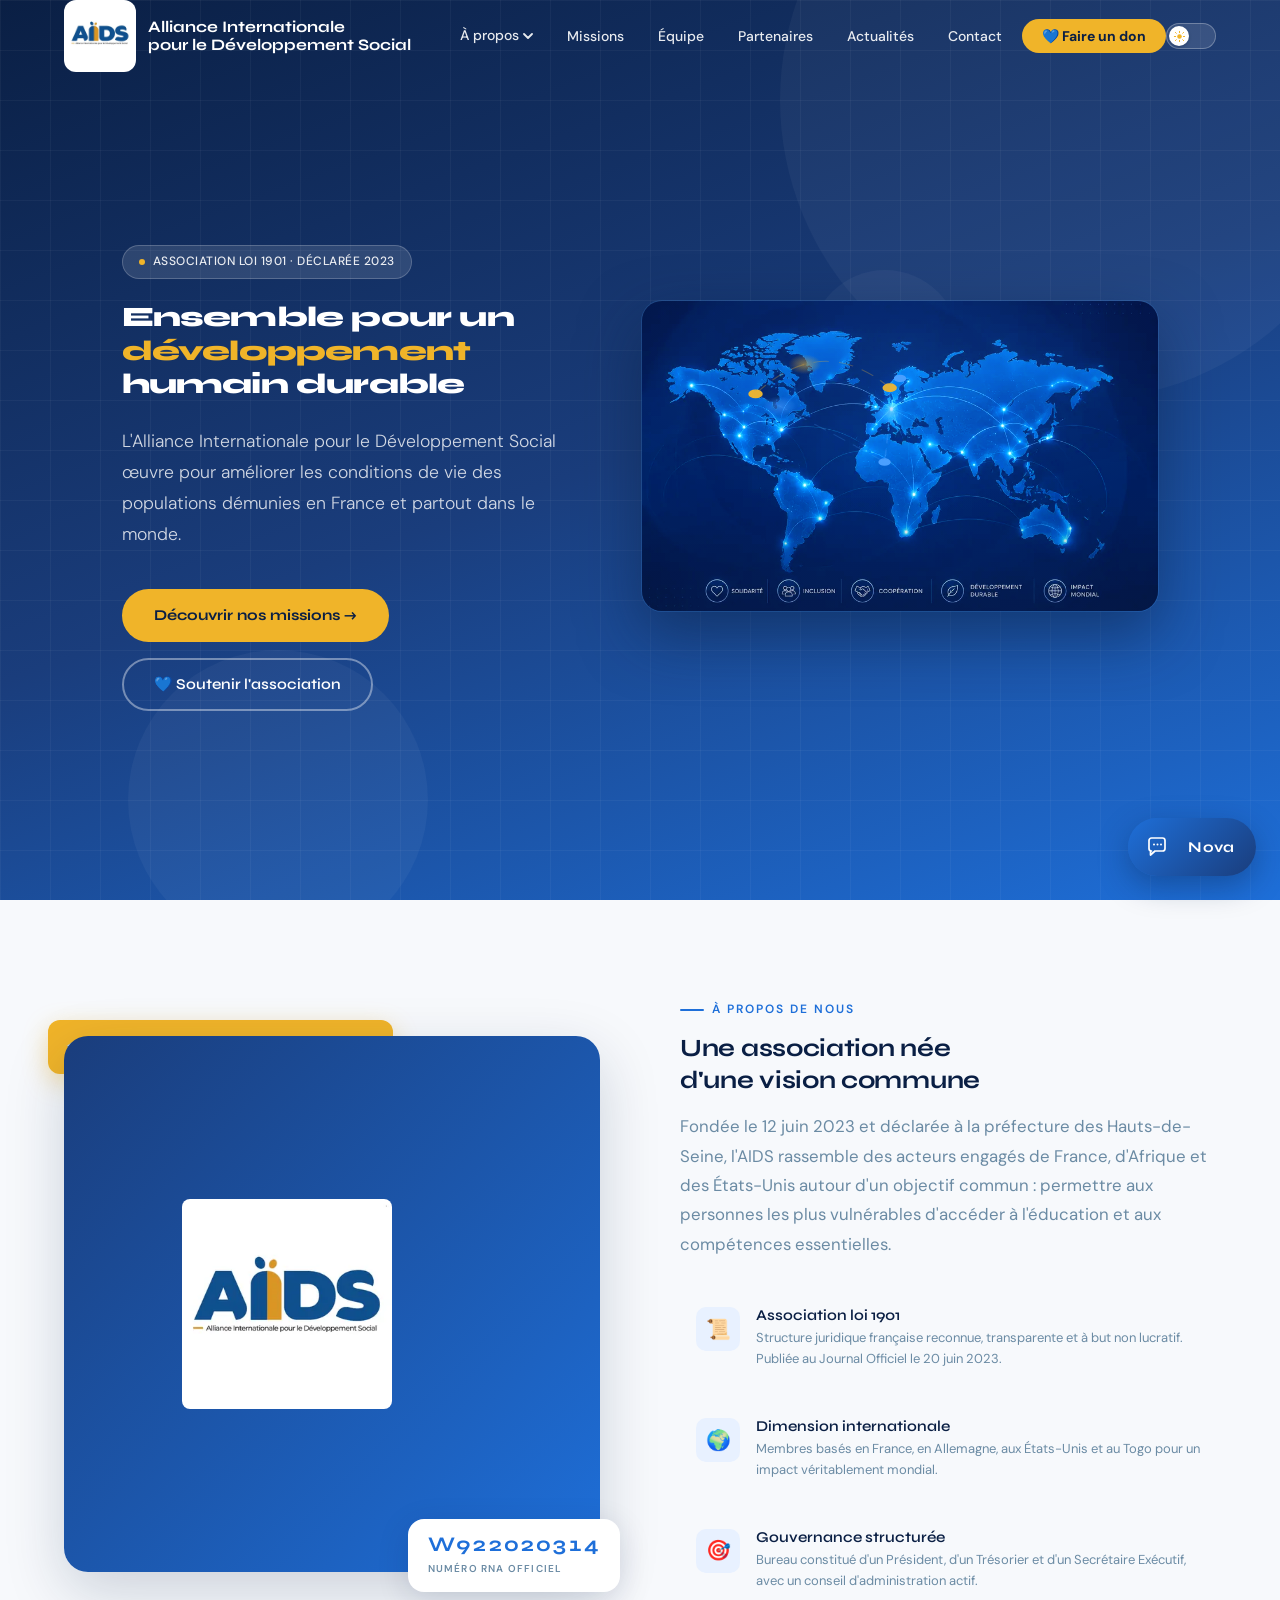
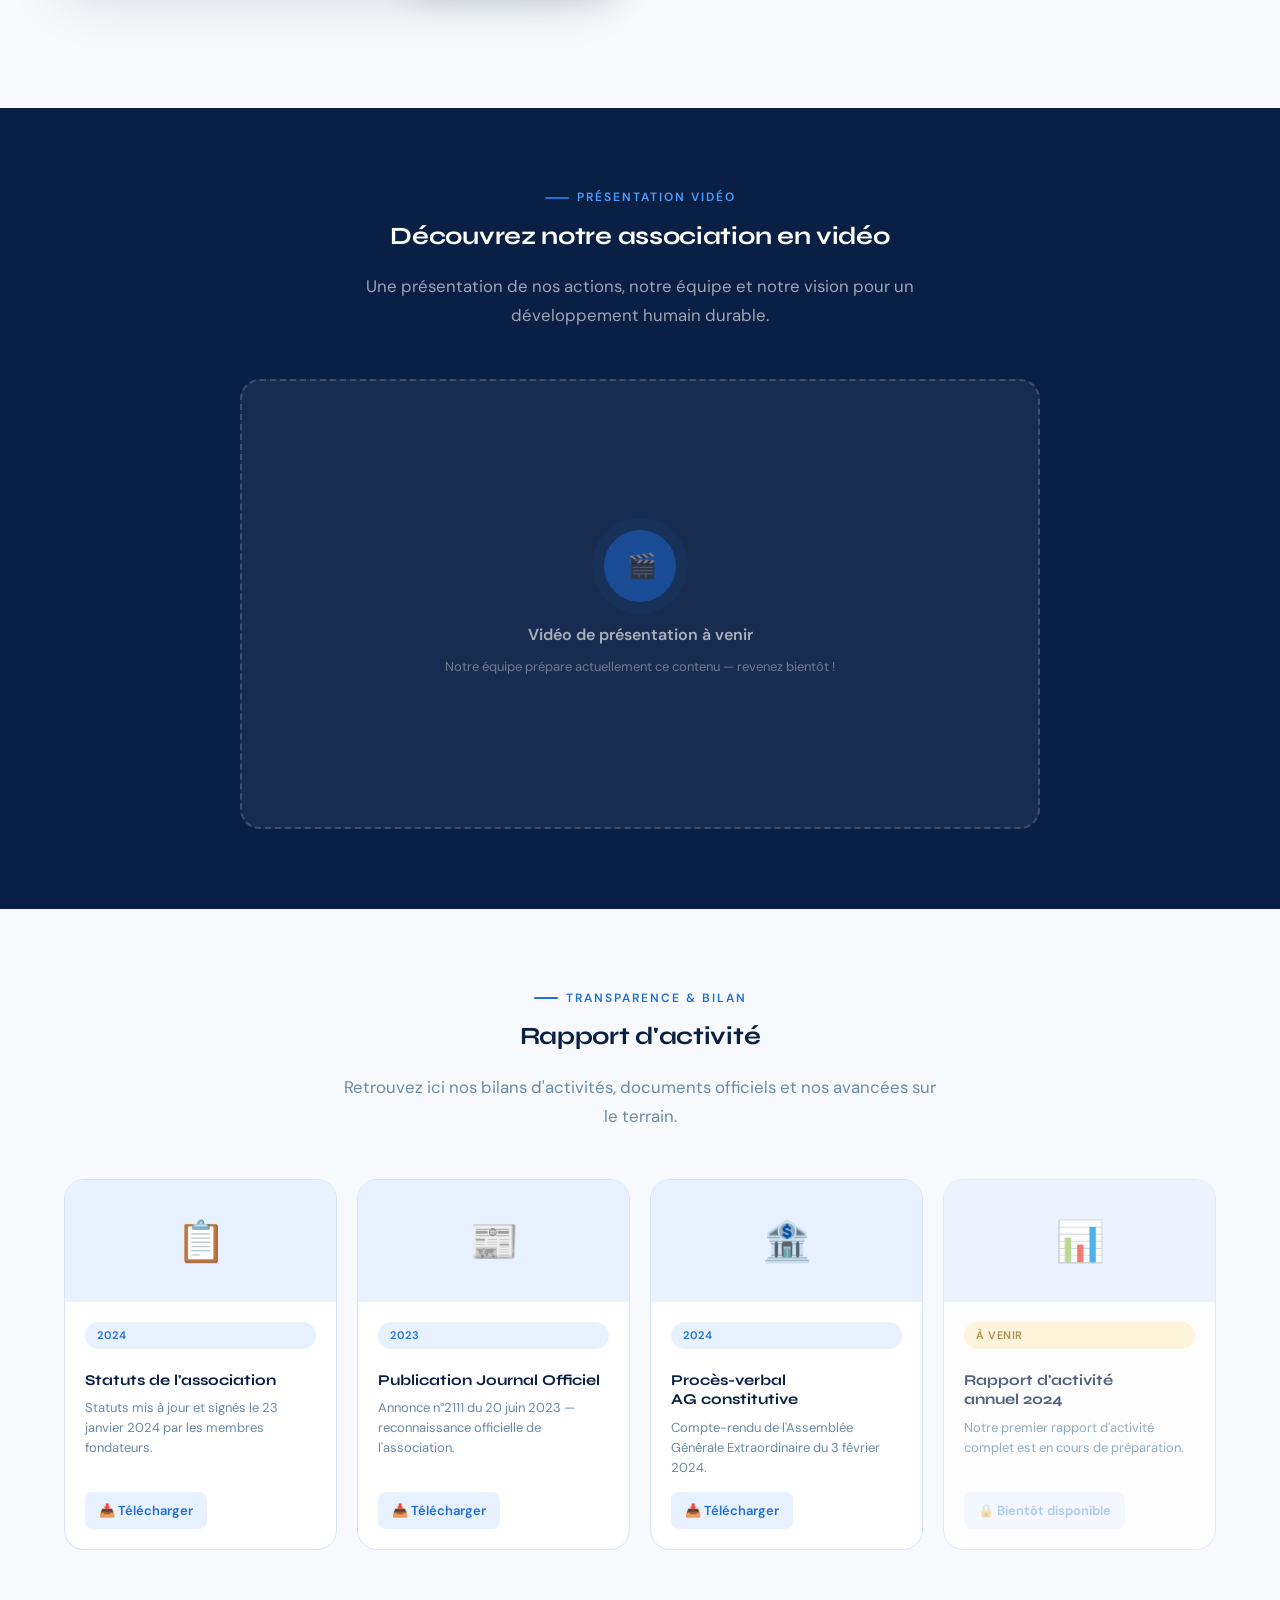
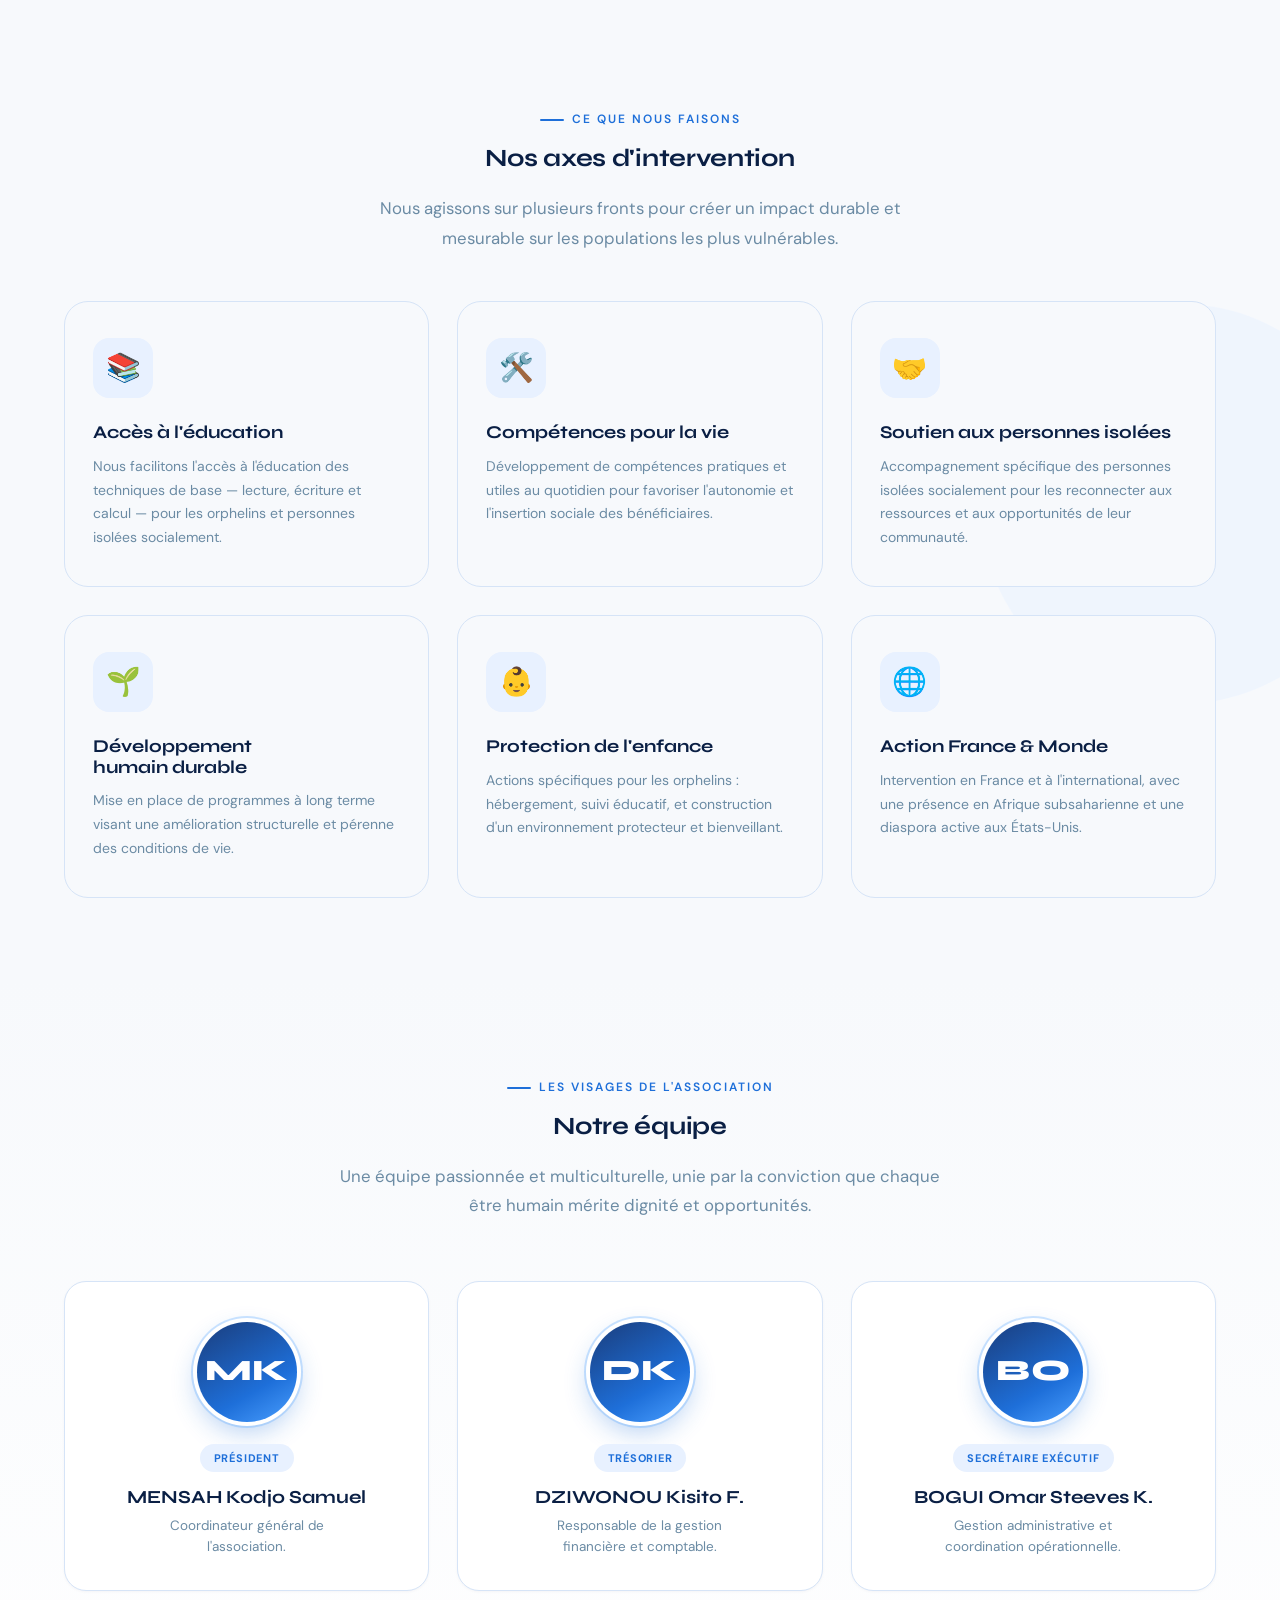
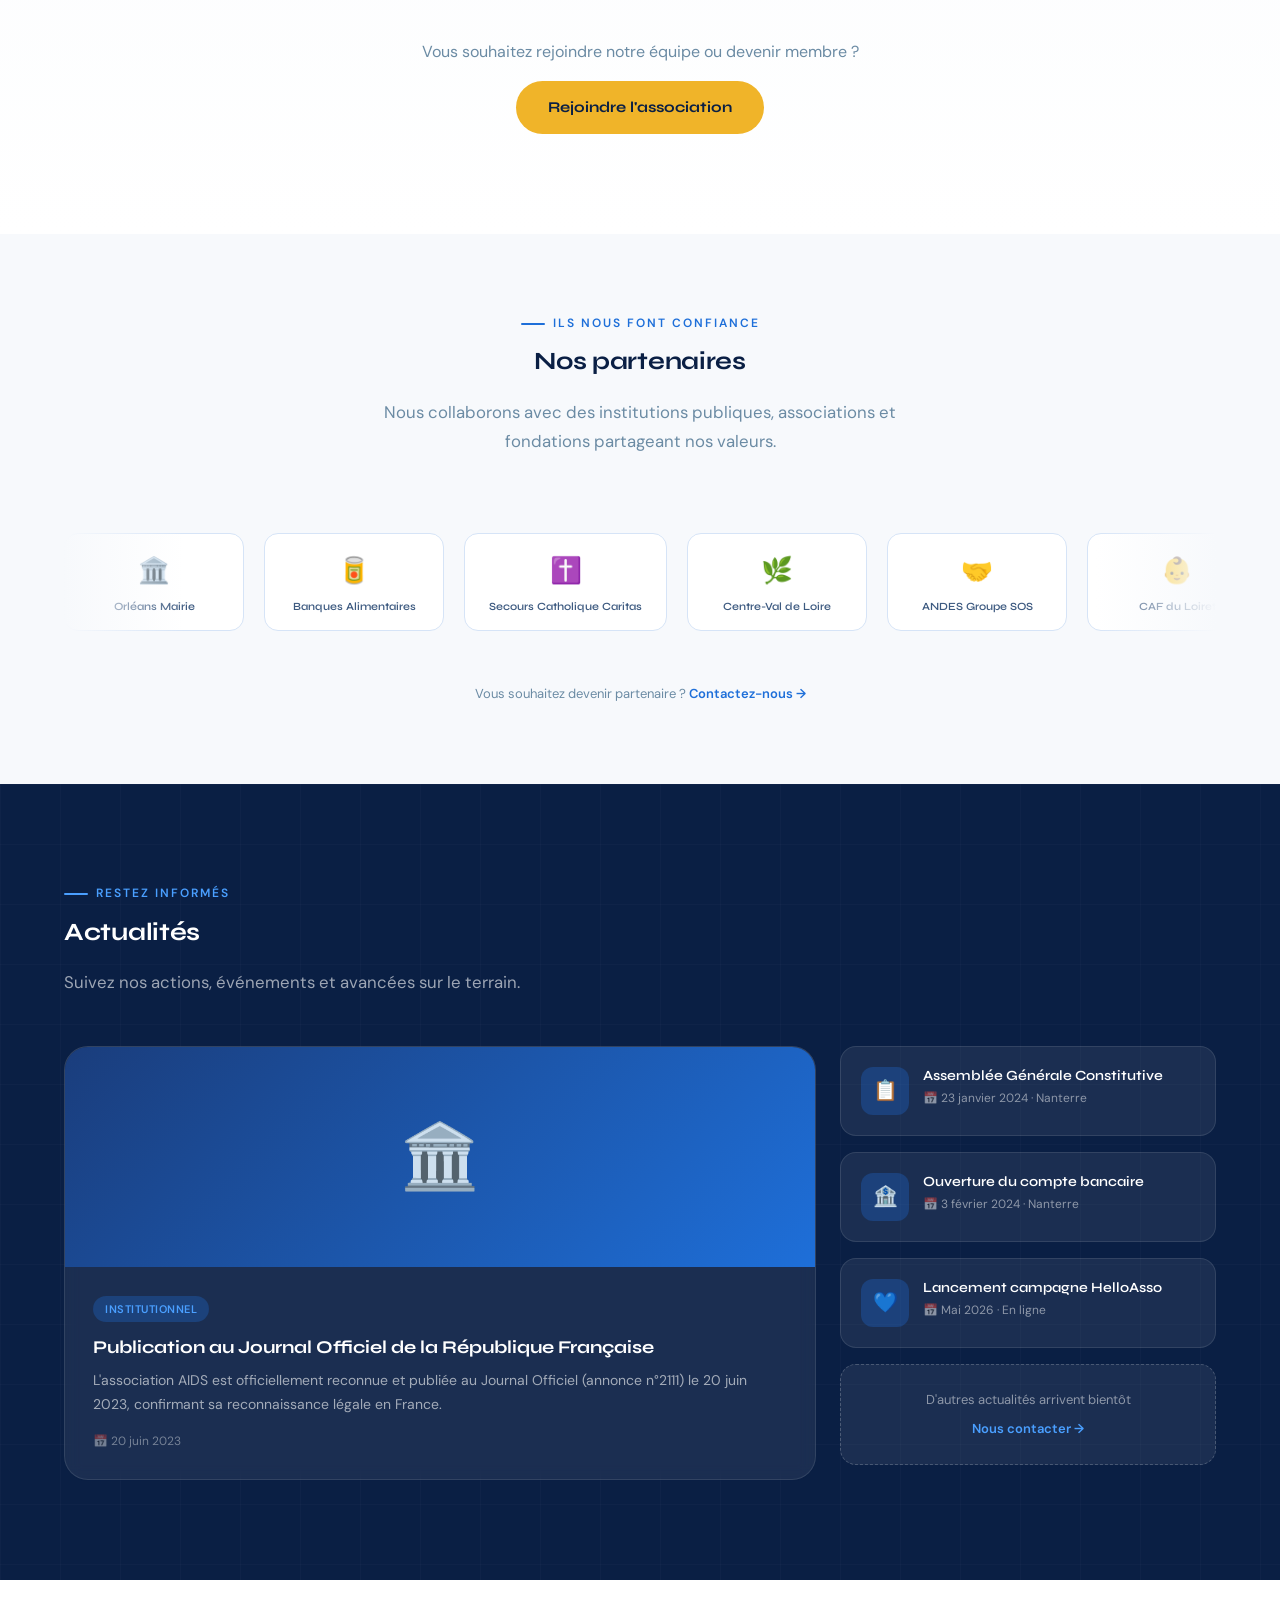
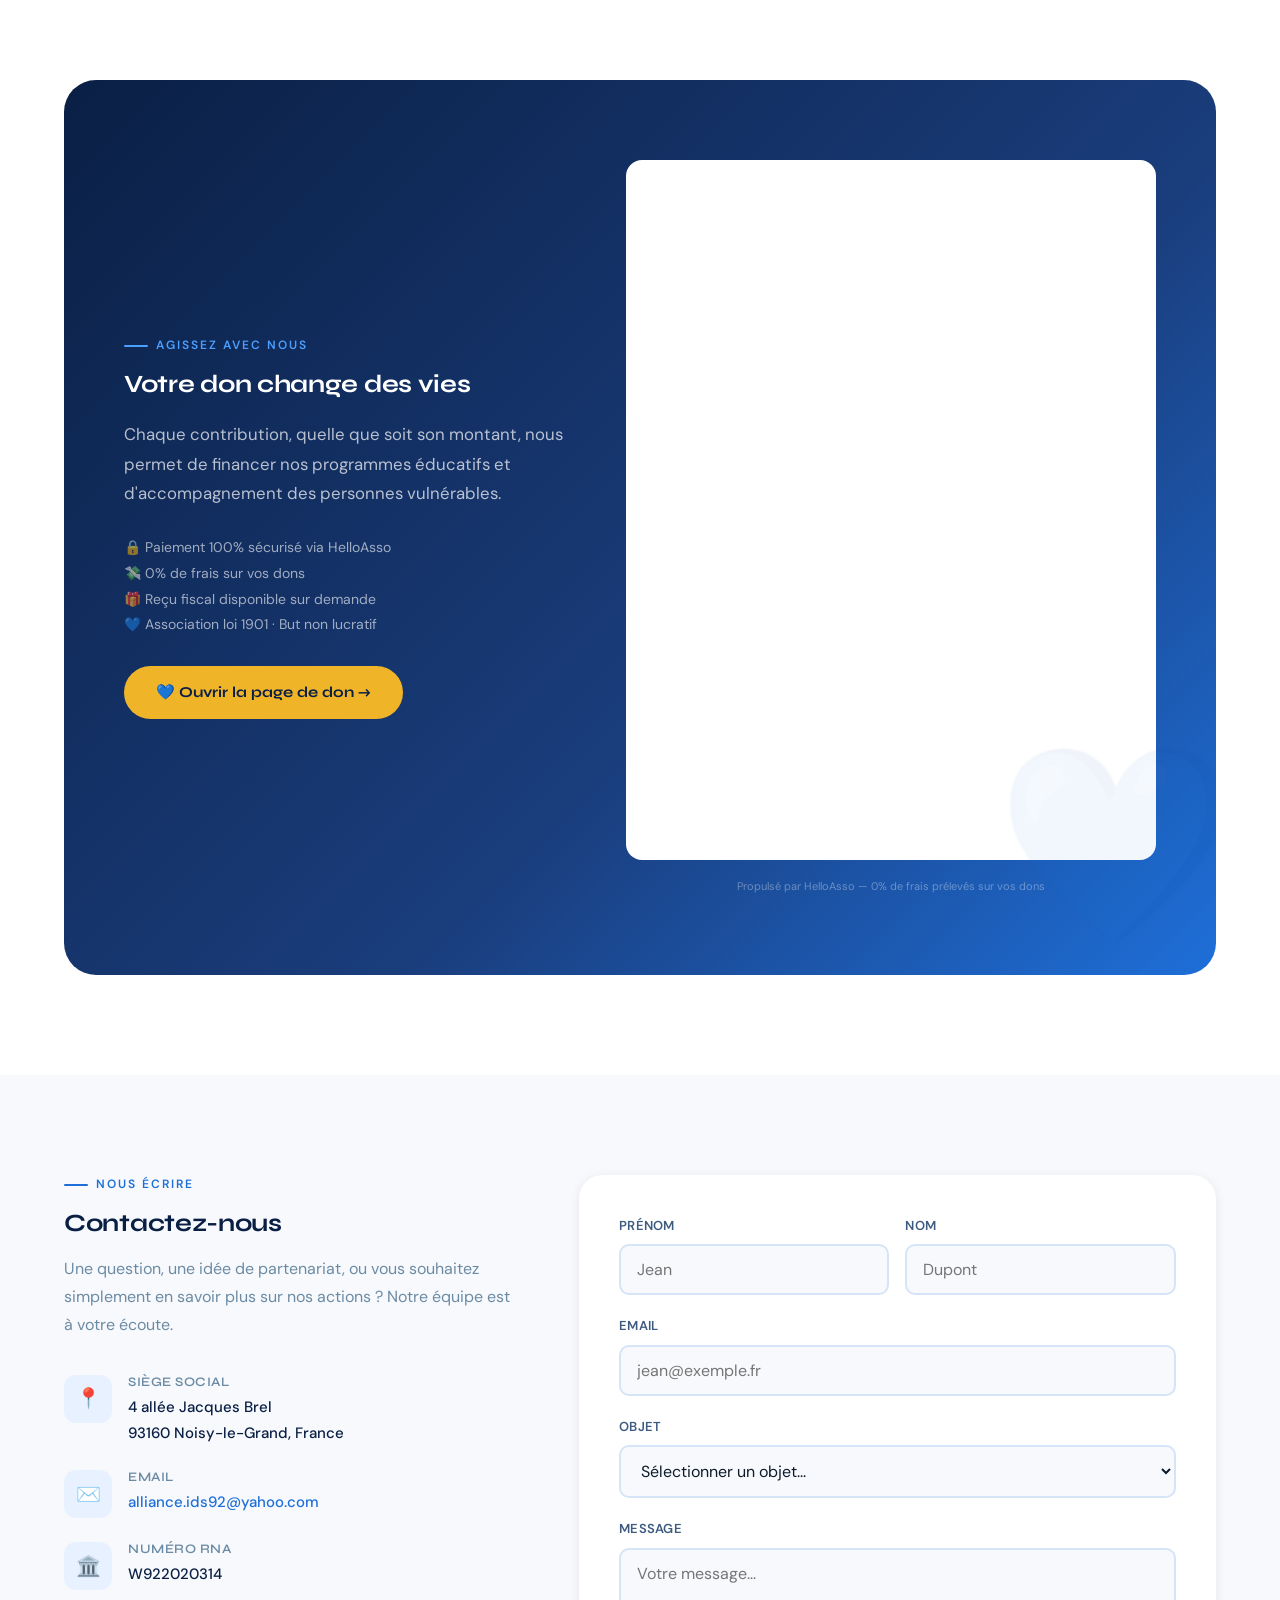
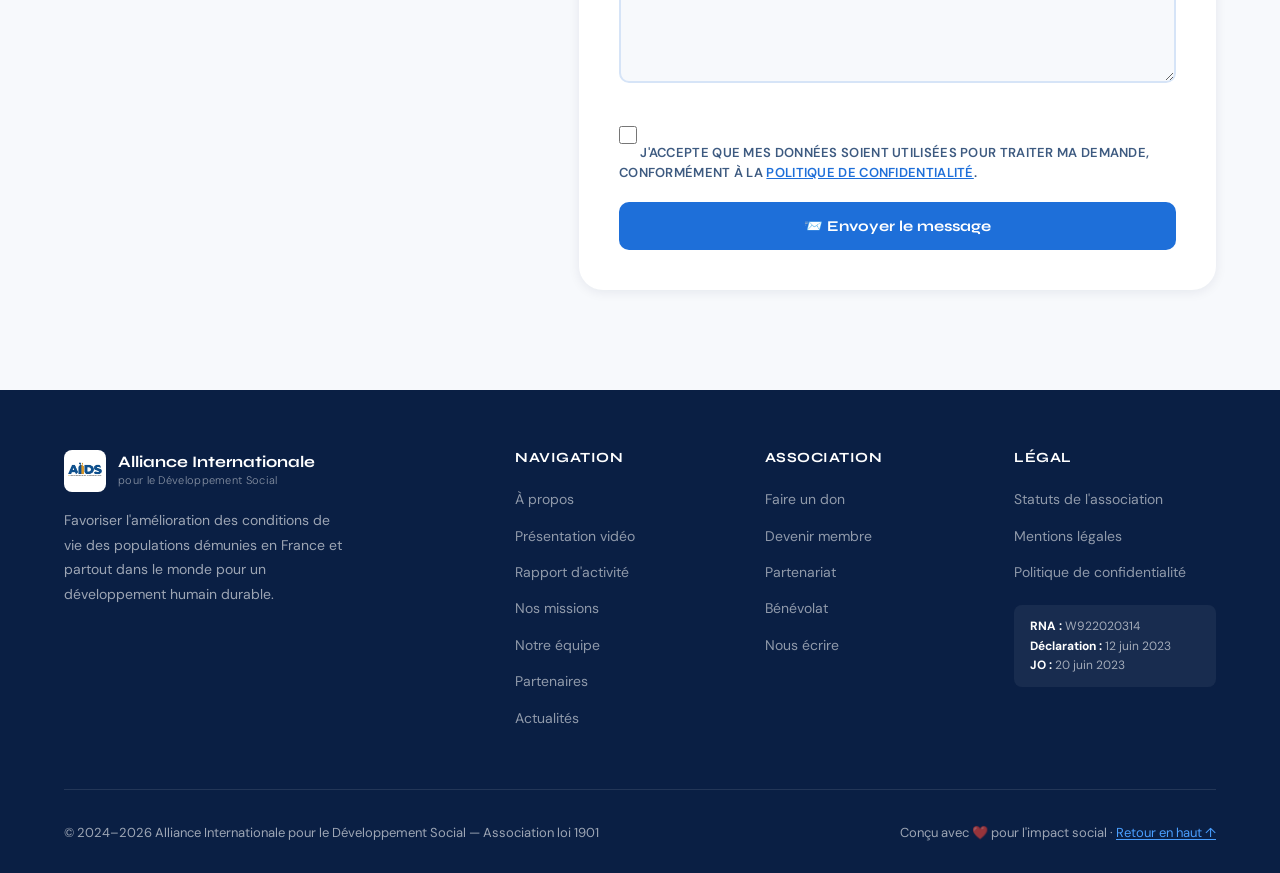
<file: index.html>
<!DOCTYPE html>
<html lang="fr">
<head>
  <meta charset="UTF-8" />
  <meta name="viewport" content="width=device-width, initial-scale=1.0" />
  <meta name="description" content="Alliance Internationale pour le Développement Social — favoriser l'amélioration des conditions de vie des populations démunies en France et partout dans le monde." />
  <meta name="keywords" content="AIDS, association, développement social, humanitaire, solidarité, France, Afrique" />
  <link rel="canonical" href="https://aids-website-lyart.vercel.app/" />

  <meta property="og:title" content="AIDS — Alliance Internationale pour le Développement Social" />
  <meta property="og:description" content="Favoriser l'amélioration des conditions de vie des populations démunies pour un développement humain durable." />
  <meta property="og:image" content="https://aids-website-lyart.vercel.app/images/og-image.jpg" />
  <meta property="og:image:width" content="1200" />
  <meta property="og:image:height" content="630" />
  <meta property="og:url" content="https://aids-website-lyart.vercel.app/" />
  <meta property="og:type" content="website" />
  <meta property="og:locale" content="fr_FR" />

  <meta name="twitter:card" content="summary_large_image" />
  <meta name="twitter:title" content="AIDS — Alliance Internationale pour le Développement Social" />
  <meta name="twitter:description" content="Favoriser l'amélioration des conditions de vie des populations démunies pour un développement humain durable." />
  <meta name="twitter:image" content="https://aids-website-lyart.vercel.app/images/og-image.jpg" />

  <title>AIDS — Alliance Internationale pour le Développement Social</title>
  <link rel="icon" type="image/webp" href="images/logo-aids.webp" />

  <!-- Anti-flash thème : applique le thème sauvegardé AVANT le premier rendu -->
  <script>
    (function () {
      var saved = localStorage.getItem('aids-theme');
      var theme = saved || (window.matchMedia('(prefers-color-scheme: dark)').matches ? 'dark' : 'light');
      document.documentElement.setAttribute('data-theme', theme);
    })();
  </script>

  <!-- Polices : préconnexion + chargement non bloquant -->
  <link rel="preconnect" href="https://fonts.googleapis.com" />
  <link rel="preconnect" href="https://fonts.gstatic.com" crossorigin />
  <link rel="stylesheet" href="https://fonts.googleapis.com/css2?family=Syne:wght@400;600;700;800&family=DM+Sans:ital,wght@0,300;0,400;0,500;1,300&display=swap"
        media="print" onload="this.media='all'" />
  <noscript><link rel="stylesheet" href="https://fonts.googleapis.com/css2?family=Syne:wght@400;600;700;800&family=DM+Sans:ital,wght@0,300;0,400;0,500;1,300&display=swap" /></noscript>

  <link rel="stylesheet" href="css/style.css" />
  <script defer src="https://cdn.vercel-insights.com/v1/script.js"></script>

  <style>
    /* ===== CORRECTION 1 : Logo agrandi ===== */
    .nav-logo-img {
      width: 72px !important;
      height: 72px !important;
      object-fit: contain;
      border-radius: 12px;
      background: white;
      padding: 4px;
      flex-shrink: 0;
    }

    /* ===== CORRECTION 2 : Titres équilibrés ===== */
    .hero-title {
      font-size: clamp(1.3rem, 2.2vw, 1.9rem) !important;
      font-weight: 800 !important;
      letter-spacing: -0.8px !important;
      line-height: 1.2 !important;
      text-wrap: balance !important;
    }
    .section-title {
      font-size: clamp(1.25rem, 2.2vw, 1.55rem) !important;
      font-weight: 700 !important;
      letter-spacing: -0.3px !important;
      line-height: 1.3 !important;
    }

    /* ===== CORRECTION 3 : Anti-mots orphelins ===== */
    .hero-title,
    .section-title,
    .don-text .section-title,
    .contact-info .section-title,
    .news-card-body h3,
    .mission-card h3,
    .rapport-card-body h3,
    .team-card h3 {
      text-wrap: balance;
      overflow-wrap: break-word;
    }

    /* ===== CORRECTION 5 : Hiérarchie visuelle — RNA & stats hero ===== */

    /* CARTE À PROPOS — numéro RNA */
    .about-stat-card {
      padding: 14px 20px 16px !important;
    }

    /* Le numéro : de géant à "signature élégante" */
    .about-stat-card .number {
      font-size: clamp(1.05rem, 2vw, 1.3rem) !important;
      font-weight: 700 !important;
      letter-spacing: 0.05em !important;
      color: var(--blue-bright, #1a5dc8) !important;
      line-height: 1.2 !important;
      margin-bottom: 4px !important;
      font-variant-numeric: tabular-nums !important;
    }

    /* Le label "Numéro RNA officiel" : repère visuel principal */
    .about-stat-card .label {
      font-size: 10px !important;
      font-weight: 600 !important;
      letter-spacing: 0.12em !important;
      text-transform: uppercase !important;
      color: var(--text-soft, #6b7280) !important;
      line-height: 1.4 !important;
    }

    /* ===== CORRECTION 6 : Centrage header Missions = Rapport ===== */
    #missions .missions-header,
    #missions .missions-header * {
      text-align: center !important;
    }
    #missions .missions-header {
      margin-bottom: 48px !important;
      display: block !important;
      width: 100% !important;
    }
    #missions .missions-header .section-label {
      display: flex !important;
      justify-content: center !important;
      align-items: center !important;
    }
    #missions .missions-header .section-title {
      display: block !important;
      text-align: center !important;
      width: 100% !important;
    }
    #missions .missions-header .section-desc {
      display: block !important;
      text-align: center !important;
      margin-left: auto !important;
      margin-right: auto !important;
      max-width: 600px !important;
    }

  </style>
  <script type="application/ld+json">
  {
    "@context": "https://schema.org",
    "@type": "NGO",
    "name": "Alliance Internationale pour le Développement Social",
    "alternateName": "AIDS",
    "url": "https://aids-website-lyart.vercel.app/",
    "logo": "https://aids-website-lyart.vercel.app/images/logo-aids.jpg",
    "image": "https://aids-website-lyart.vercel.app/images/og-image.jpg",
    "description": "Association loi 1901 œuvrant pour l'amélioration des conditions de vie des populations démunies en France et à l'international.",
    "foundingDate": "2023-06-12",
    "email": "alliance.ids92@yahoo.com",
    "identifier": {
      "@type": "PropertyValue",
      "propertyID": "RNA",
      "value": "W922020314"
    },
    "address": {
      "@type": "PostalAddress",
      "streetAddress": "4 allée Jacques Brel",
      "postalCode": "93160",
      "addressLocality": "Noisy-le-Grand",
      "addressCountry": "FR"
    },
    "areaServed": ["France", "Allemagne", "États-Unis", "Togo"],
    "sameAs": []
  }
  </script>
</head>
<body>

  <!-- ===== NAVIGATION ===== -->
  <nav id="navbar">
    <a href="#hero" class="nav-logo">
      <picture>
        <source srcset="images/logo-aids.webp" type="image/webp" />
        <img src="images/logo-aids.jpg" alt="Logo AIDS" class="nav-logo-img" width="300" height="300"
             onerror="this.style.display='none';document.getElementById('nav-icon-fallback').style.display='flex'" />
      </picture>
      <div class="nav-logo-icon" id="nav-icon-fallback" style="display:none;">AIDS</div>
      <div class="nav-logo-text">
        <span class="name">Alliance Internationale </span>
        <span class="name">pour le Développement Social </span>
      </div>
    </a>

    <ul class="nav-links">
      <li class="nav-dropdown">
        <a href="#about" class="nav-dropdown-toggle">
          À propos
          <svg width="10" height="6" viewBox="0 0 10 6" fill="none" class="dd-arrow">
            <path d="M1 1l4 4 4-4" stroke="currentColor" stroke-width="1.8" stroke-linecap="round" stroke-linejoin="round"/>
          </svg>
        </a>
        <div class="nav-dropdown-menu">
          <a href="#about" class="nav-dropdown-item">
            <span class="nav-dd-icon">🏛️</span>
            <span><strong>Présentation</strong><small>Qui sommes-nous ?</small></span>
          </a>
          <a href="#video" class="nav-dropdown-item">
            <span class="nav-dd-icon">🎬</span>
            <span><strong>Présentation vidéo</strong><small>Découvrez notre action</small></span>
          </a>
          <a href="#rapport" class="nav-dropdown-item">
            <span class="nav-dd-icon">📄</span>
            <span><strong>Rapport d'activité</strong><small>Nos résultats & bilan</small></span>
          </a>
        </div>
      </li>
      <li><a href="#missions">Missions</a></li>
      <li><a href="#team">Équipe</a></li>
      <li><a href="#partners">Partenaires</a></li>
      <li><a href="#news">Actualités</a></li>
      <li><a href="#contact">Contact</a></li>
      <li><a href="#don" class="nav-cta">💙 Faire un don</a></li>
    </ul>

    <div class="nav-right-controls">
      <button type="button" id="theme-toggle" class="theme-switch" role="switch" aria-checked="false" aria-label="Activer le mode sombre">
        <span class="theme-switch-thumb">
          <svg class="theme-switch-icon icon-sun" viewBox="0 0 24 24" fill="none" xmlns="http://www.w3.org/2000/svg">
            <circle cx="12" cy="12" r="4.2" fill="currentColor"/>
            <path d="M12 2.5v2.4M12 19.1v2.4M4.4 4.4l1.7 1.7M17.9 17.9l1.7 1.7M2.5 12h2.4M19.1 12h2.4M4.4 19.6l1.7-1.7M17.9 6.1l1.7-1.7" stroke="currentColor" stroke-width="1.8" stroke-linecap="round"/>
          </svg>
          <svg class="theme-switch-icon icon-moon" viewBox="0 0 24 24" fill="none" xmlns="http://www.w3.org/2000/svg">
            <path d="M20.5 14.5A8.5 8.5 0 1 1 9.5 3.5a7 7 0 0 0 11 11Z" fill="currentColor"/>
          </svg>
        </span>
      </button>

      <button type="button" class="nav-hamburger" aria-label="Ouvrir le menu de navigation" aria-expanded="false" aria-controls="nav-mobile-menu">
        <span></span><span></span><span></span>
      </button>
    </div>
  </nav>

  <div class="nav-mobile-menu" id="nav-mobile-menu">
    <a href="#about">🏛️ Présentation</a>
    <a href="#video" style="padding-left:28px;font-size:13px;color:var(--text-soft);">🎬 Présentation vidéo</a>
    <a href="#rapport" style="padding-left:28px;font-size:13px;color:var(--text-soft);">📄 Rapport d'activité</a>
    <a href="#missions">Missions</a>
    <a href="#team">Équipe</a>
    <a href="#partners">Partenaires</a>
    <a href="#news">Actualités</a>
    <a href="#contact">Contact</a>
    <a href="#don" class="nav-cta" style="text-align:center;margin-top:8px;">💙 Faire un don</a>
  </div>

  <main>
  <!-- ===== HERO ===== -->
  <section id="hero">
    <div class="hero-bg-shape"></div>
    <div class="hero-bg-shape"></div>
    <div class="hero-bg-shape"></div>
    <div class="hero-grid"></div>

    <div class="hero-content">
      <div class="hero-text">
        <div class="hero-badge">Association loi 1901 · Déclarée 2023</div>
        <h1 class="hero-title">
          Ensemble pour un <span>développement</span> humain durable
        </h1>
        <p class="hero-description">
          L'Alliance Internationale pour le Développement Social œuvre pour améliorer les conditions de vie des populations démunies en France et partout dans le monde.
        </p>
        <div class="hero-actions">
          <a href="#missions" class="btn-primary">Découvrir nos missions →</a>
          <a href="#don" class="btn-outline">💙 Soutenir l'association</a>
        </div>
      </div>

      <div class="hero-visual" style="position:relative;">
        <div class="map-container">
          <picture>
            <source srcset="images/impact_monde.webp" type="image/webp" />
            <img src="images/impact_monde.jpg" alt="Carte du monde illustrant les zones d'action de l'AIDS : France, Allemagne, États-Unis et Togo, reliées par des connexions animées" class="map-img" width="900" height="600" fetchpriority="high" />
          </picture>
          <svg class="map-dots" viewBox="0 0 100 100" preserveAspectRatio="none" xmlns="http://www.w3.org/2000/svg">
            <defs>
              <radialGradient id="dotGlowGold" cx="50%" cy="50%" r="50%">
                <stop offset="0%" stop-color="#F0B429" stop-opacity=".55"/>
                <stop offset="100%" stop-color="#F0B429" stop-opacity="0"/>
              </radialGradient>
              <radialGradient id="dotGlowBlue" cx="50%" cy="50%" r="50%">
                <stop offset="0%" stop-color="#4A9FFF" stop-opacity=".55"/>
                <stop offset="100%" stop-color="#4A9FFF" stop-opacity="0"/>
              </radialGradient>
            </defs>

            <path class="conn-line" d="M48,28 Q35,10 22,30" fill="none" stroke="rgba(240,180,41,.3)" stroke-width=".3" stroke-dasharray="3,2"/>
            <path class="conn-line" d="M48,28 Q48,40 47,52" fill="none" stroke="rgba(74,159,255,.3)" stroke-width=".3" stroke-dasharray="3,2" style="animation-delay:.5s"/>
            <path id="pathLomeWash" class="conn-line" d="M22,30 Q34,40 47,52" fill="none" stroke="rgba(74,159,255,.22)" stroke-width=".3" stroke-dasharray="3,2" style="animation-delay:1s"/>

            <circle r="3.2" fill="url(#dotGlowGold)"><animateMotion dur="4s" repeatCount="indefinite" path="M48,28 Q35,10 22,30"/></circle>
            <circle r="3.2" fill="url(#dotGlowBlue)"><animateMotion dur="4.5s" begin=".8s" repeatCount="indefinite" path="M48,28 Q48,40 47,52"/></circle>
            <circle r="3.2" fill="url(#dotGlowBlue)"><animateMotion dur="5s" begin="1.4s" repeatCount="indefinite" path="M22,30 Q34,40 47,52"/></circle>

            <circle class="dot dot-pulse" cx="48" cy="28" r="1.2" fill="#F0B429"/>
            <circle class="dot dot-ring" cx="48" cy="28" r="1.2" fill="none" stroke="#F0B429" stroke-width=".4"/>
            <circle class="dot dot-pulse" cx="50" cy="25" r="1" fill="#4A9FFF" style="animation-delay:.4s"/>
            <circle class="dot dot-ring" cx="50" cy="25" r="1" fill="none" stroke="#4A9FFF" stroke-width=".4" style="animation-delay:.4s"/>
            <circle class="dot dot-pulse" cx="22" cy="30" r="1.2" fill="#F0B429" style="animation-delay:.8s"/>
            <circle class="dot dot-ring" cx="22" cy="30" r="1.2" fill="none" stroke="#F0B429" stroke-width=".4" style="animation-delay:.8s"/>
            <circle class="dot dot-pulse" cx="47" cy="52" r="1" fill="#4A9FFF" style="animation-delay:1.2s"/>
            <circle class="dot dot-ring" cx="47" cy="52" r="1" fill="none" stroke="#4A9FFF" stroke-width=".4" style="animation-delay:1.2s"/>
          </svg>
        </div>
      </div>

      <style>
        .map-container {
          position: relative;
          border-radius: 20px;
          overflow: hidden;
          aspect-ratio: 5 / 3;
          box-shadow: 0 0 0 1px rgba(74,159,255,.18), 0 24px 60px rgba(10,31,68,.5), inset 0 1px 0 rgba(255,255,255,.08);
          animation: mapGlow 6s ease-in-out infinite;
        }
        @keyframes mapGlow {
          0%,100% { box-shadow: 0 0 0 1px rgba(74,159,255,.18), 0 24px 60px rgba(10,31,68,.5), 0 0 36px rgba(30,111,217,.08); }
          50%      { box-shadow: 0 0 0 1px rgba(74,159,255,.32), 0 24px 60px rgba(10,31,68,.6), 0 0 52px rgba(30,111,217,.18); }
        }
        .map-img { width:100%;height:100%;display:block;object-fit:cover;object-position:center 42%;filter:saturate(1.12) brightness(1.05) contrast(1.04); }
        .map-container::after {
          content:'';
          position:absolute; inset:0;
          background: radial-gradient(120% 90% at 50% 15%, rgba(74,159,255,.10), transparent 60%),
                      linear-gradient(180deg, rgba(10,31,68,0) 60%, rgba(10,31,68,.35) 100%);
          pointer-events:none;
        }
        .map-dots { position:absolute;inset:0;width:100%;height:100%;pointer-events:none; }
        .dot-pulse { animation: dotPulse 2.4s cubic-bezier(.45,0,.55,1) infinite; }
        @keyframes dotPulse { 0%,100%{opacity:1;r:1.2;}50%{opacity:.55;r:1.9;} }
        .dot-ring { animation: dotRing 2.4s cubic-bezier(.2,.6,.4,1) infinite; transform-origin:center; }
        @keyframes dotRing { 0%{opacity:.7;transform:scale(1);}100%{opacity:0;transform:scale(4.4);} }
        .conn-line { stroke-dashoffset:20;animation:dashFlow 3.4s linear infinite; }
        @keyframes dashFlow { to{stroke-dashoffset:-20;} }
      </style>

    </div>
  </section>

  <!-- ===== À PROPOS ===== -->
  <section id="about" style="background:var(--off-white);">
    <div class="container">
      <div class="about-grid">
        <div class="about-visual reveal">
          <div class="about-badge"><span>🏛️ Officiellement reconnue</span></div>
          <div class="about-img-wrap">
            <div class="about-img-bg" style="padding:40px;">
              <picture>
                <source srcset="images/logo-aids.webp" type="image/webp" />
                <img src="images/logo-aids.jpg" alt="Logo AIDS" width="300" height="300" loading="lazy"
                     style="width:70%;height:auto;object-fit:contain;border-radius:8px;"
                     onerror="this.outerHTML='<span style=font-size:5rem>🌐</span>'" />
              </picture>
            </div>
          </div>
          <div class="about-stat-card">
            <div class="number">W922020314</div>
            <div class="label">Numéro RNA officiel</div>
          </div>
        </div>

        <div class="about-content reveal">
          <div class="section-label">À propos de nous</div>
          <h2 class="section-title">Une association née d'une vision commune</h2>
          <p class="section-desc">Fondée le 12 juin 2023 et déclarée à la préfecture des Hauts-de-Seine, l'AIDS rassemble des acteurs engagés de France, d'Afrique et des États-Unis autour d'un objectif commun : permettre aux personnes les plus vulnérables d'accéder à l'éducation et aux compétences essentielles.</p>
          <div class="about-features">
            <div class="about-feature">
              <div class="about-feature-icon">📜</div>
              <div><h3>Association loi 1901</h3><p>Structure juridique française reconnue, transparente et à but non lucratif. Publiée au Journal Officiel le 20 juin 2023.</p></div>
            </div>
            <div class="about-feature">
              <div class="about-feature-icon">🌍</div>
              <div><h3>Dimension internationale</h3><p>Membres basés en France, en Allemagne, aux États-Unis et au Togo pour un impact véritablement mondial.</p></div>
            </div>
            <div class="about-feature">
              <div class="about-feature-icon">🎯</div>
              <div><h3>Gouvernance structurée</h3><p>Bureau constitué d'un Président, d'un Trésorier et d'un Secrétaire Exécutif, avec un conseil d'administration actif.</p></div>
            </div>
          </div>
        </div>
      </div>
    </div>
  </section>

  <!-- ===== PRÉSENTATION VIDÉO ===== -->
  <section id="video" style="background:var(--blue-deep);padding:80px 5%;">
    <div class="container">
      <div style="text-align:center;margin-bottom:48px;" class="reveal">
        <div class="section-label" style="color:var(--blue-light);justify-content:center;">
        Présentation vidéo
        </div>
        <h2 class="section-title" style="color:white;">Découvrez notre association en vidéo</h2>
        <p class="section-desc" style="color:rgba(255,255,255,.6);margin:0 auto;">Une présentation de nos actions, notre équipe et notre vision pour un développement humain durable.</p>
      </div>
      <!--
        Pour intégrer une vraie vidéo : remplacer le bloc .video-placeholder ci-dessous par un iframe responsive, par exemple :
        <div class="video-embed">
          <iframe src="https://www.youtube.com/embed/VOTRE_ID_VIDEO" title="Vidéo de présentation AIDS"
                  allow="accelerometer; autoplay; clipboard-write; encrypted-media; gyroscope; picture-in-picture"
                  allowfullscreen loading="lazy"></iframe>
        </div>
        (ajouter .video-embed{position:relative;padding-bottom:56.25%;height:0;border-radius:20px;overflow:hidden;}
         .video-embed iframe{position:absolute;inset:0;width:100%;height:100%;border:0;} dans le CSS)
      -->
      <div class="reveal" style="max-width:800px;margin:0 auto;">
        <div class="video-placeholder" style="opacity:.85;">
          <div class="video-placeholder-inner">
            <div class="video-play-btn" style="opacity:.6;cursor:default;">🎬</div>
            <p style="color:rgba(255,255,255,.75);margin-top:20px;font-size:16px;font-weight:600;">Vidéo de présentation à venir</p>
            <p style="color:rgba(255,255,255,.45);font-size:13px;margin-top:8px;">Notre équipe prépare actuellement ce contenu — revenez bientôt !</p>
          </div>
        </div>
      </div>
    </div>
  </section>

  <!-- ===== RAPPORT D'ACTIVITÉ ===== -->
  <section id="rapport" style="background:var(--off-white);padding:80px 5%;">
    <div class="container">
      <div style="text-align:center;margin-bottom:48px;" class="reveal">
        <div class="section-label" style="justify-content:center;">Transparence & bilan</div>
        <h2 class="section-title">Rapport d'activité</h2>
        <p class="section-desc" style="margin:0 auto;">Retrouvez ici nos bilans d'activités, documents officiels et nos avancées sur le terrain.</p>
      </div>
      <div class="rapport-grid reveal">
        <div class="rapport-card">
          <div class="rapport-card-icon">📋</div>
          <div class="rapport-card-body">
            <span class="news-tag" style="background:var(--blue-pale);color:var(--blue-bright);">2024</span>
            <h3>Statuts de l'association</h3>
            <p>Statuts mis à jour et signés le 23 janvier 2024 par les membres fondateurs.</p>
            <a href="docs/statuts.pdf" class="rapport-dl-btn" target="_blank">📥 Télécharger</a>
          </div>
        </div>
        <div class="rapport-card">
          <div class="rapport-card-icon">📰</div>
          <div class="rapport-card-body">
            <span class="news-tag" style="background:var(--blue-pale);color:var(--blue-bright);">2023</span>
            <h3>Publication Journal Officiel</h3>
            <p>Annonce n°2111 du 20 juin 2023 — reconnaissance officielle de l'association.</p>
            <a href="docs/journal-officiel.pdf" class="rapport-dl-btn" target="_blank">📥 Télécharger</a>
          </div>
        </div>
        <div class="rapport-card">
          <div class="rapport-card-icon">🏦</div>
          <div class="rapport-card-body">
            <span class="news-tag" style="background:var(--blue-pale);color:var(--blue-bright);">2024</span>
            <h3>Procès-verbal AG constitutive</h3>
            <p>Compte-rendu de l'Assemblée Générale Extraordinaire du 3 février 2024.</p>
            <a href="docs/proces-verbal.pdf" class="rapport-dl-btn" target="_blank">📥 Télécharger</a>
          </div>
        </div>
        <div class="rapport-card" style="opacity:.7;">
          <div class="rapport-card-icon">📊</div>
          <div class="rapport-card-body">
            <span class="news-tag" style="background:#fff3cd;color:#856404;">À venir</span>
            <h3>Rapport d'activité annuel 2024</h3>
            <p>Notre premier rapport d'activité complet est en cours de préparation.</p>
            <span class="rapport-dl-btn" style="opacity:.5;cursor:not-allowed;pointer-events:none;">🔒 Bientôt disponible</span>
          </div>
        </div>
      </div>
    </div>
  </section>

  <!-- ===== MISSIONS ===== -->

  
  <section id="missions" style="background:var(--off-white);padding:80px 5%;">
    <div class="missions-bg-decor"></div>
    <div class="container">
      <div style="text-align:center;margin-bottom:48px;" class="reveal">
        <div class="section-label" style="justify-content:center;">Ce que nous faisons</div>
        <h2 class="section-title">Nos axes d'intervention</h2>
        <p class="section-desc" style="margin:0 auto;">Nous agissons sur plusieurs fronts pour créer un impact durable et mesurable sur les populations les plus vulnérables.</p>
      </div>
      <div class="missions-grid">
        <div class="mission-card reveal"><div class="mission-icon">📚</div><h3>Accès à l'éducation</h3><p>Nous facilitons l'accès à l'éducation des techniques de base — lecture, écriture et calcul — pour les orphelins et personnes isolées socialement.</p></div>
        <div class="mission-card reveal"><div class="mission-icon">🛠️</div><h3>Compétences pour la vie</h3><p>Développement de compétences pratiques et utiles au quotidien pour favoriser l'autonomie et l'insertion sociale des bénéficiaires.</p></div>
        <div class="mission-card reveal"><div class="mission-icon">🤝</div><h3>Soutien aux personnes isolées</h3><p>Accompagnement spécifique des personnes isolées socialement pour les reconnecter aux ressources et aux opportunités de leur communauté.</p></div>
        <div class="mission-card reveal"><div class="mission-icon">🌱</div><h3>Développement humain durable</h3><p>Mise en place de programmes à long terme visant une amélioration structurelle et pérenne des conditions de vie.</p></div>
        <div class="mission-card reveal"><div class="mission-icon">👶</div><h3>Protection de l'enfance</h3><p>Actions spécifiques pour les orphelins : hébergement, suivi éducatif, et construction d'un environnement protecteur et bienveillant.</p></div>
        <div class="mission-card reveal"><div class="mission-icon">🌐</div><h3>Action France & Monde</h3><p>Intervention en France et à l'international, avec une présence en Afrique subsaharienne et une diaspora active aux États-Unis.</p></div>
      </div>
    </div>
  </section>

  <!-- ===== ÉQUIPE ===== -->
  <section id="team" style="background:linear-gradient(180deg,var(--off-white) 0%,var(--white) 100%);">
    <div class="container">
      <div class="team-header reveal">
        <div class="section-label">Les visages de l'association</div>
        <h2 class="section-title">Notre équipe</h2>
        <p class="section-desc">Une équipe passionnée et multiculturelle, unie par la conviction que chaque être humain mérite dignité et opportunités.</p>
      </div>
      <div class="team-grid">
        <div class="team-card reveal">
          <div class="team-avatar-placeholder">MK</div>
          <span class="team-role-badge">Président</span>
          <h3>MENSAH Kodjo Samuel</h3>
          <p>Coordinateur général de l'association.</p>
        </div>
        <div class="team-card reveal">
          <div class="team-avatar-placeholder">DK</div>
          <span class="team-role-badge">Trésorier</span>
          <h3>DZIWONOU Kisito F.</h3>
          <p>Responsable de la gestion financière et comptable.</p>
        </div>
        <div class="team-card reveal">
          <div class="team-avatar-placeholder">BO</div>
          <span class="team-role-badge">Secrétaire Exécutif</span>
          <h3>BOGUI Omar Steeves K.</h3>
          <p>Gestion administrative et coordination opérationnelle.</p>
        </div>
      </div>
      <div class="reveal" style="text-align:center;margin-top:48px;">
        <p style="color:var(--text-soft);margin-bottom:16px;">Vous souhaitez rejoindre notre équipe ou devenir membre ?</p>
        <a href="#contact" class="btn-primary">Rejoindre l'association</a>
      </div>
    </div>
  </section>

  <!-- ===== PARTENAIRES ===== -->
  <section id="partners" style="background:var(--off-white);padding:80px 5%;overflow:hidden;">
    <div class="container">
      <div style="text-align:center;margin-bottom:56px;" class="reveal">
        <div class="section-label" style="justify-content:center;">Ils nous font confiance</div>
        <h2 class="section-title">Nos partenaires</h2>
        <p class="section-desc" style="margin:0 auto;">Nous collaborons avec des institutions publiques, associations et fondations partageant nos valeurs.</p>
      </div>
    </div>
    <div class="partners-track-wrap" tabindex="0" role="region" aria-label="Liste défilante des partenaires de l'association">
      <div class="partners-track">
        <div class="partner-logo-card"><div class="partner-logo-inner">🏛️<span>Orléans Mairie</span></div></div>
        <div class="partner-logo-card"><div class="partner-logo-inner">🥫<span>Banques Alimentaires</span></div></div>
        <div class="partner-logo-card"><div class="partner-logo-inner">✝️<span>Secours Catholique Caritas</span></div></div>
        <div class="partner-logo-card"><div class="partner-logo-inner">🌿<span>Centre-Val de Loire</span></div></div>
        <div class="partner-logo-card"><div class="partner-logo-inner">🤝<span>ANDES Groupe SOS</span></div></div>
        <div class="partner-logo-card"><div class="partner-logo-inner">👶<span>CAF du Loiret</span></div></div>
        <div class="partner-logo-card"><div class="partner-logo-inner">🏅<span>Fondation Yves Girouard</span></div></div>
        <div class="partner-logo-card"><div class="partner-logo-inner">🏢<span>AMPUS</span></div></div>
        <div class="partner-logo-card"><div class="partner-logo-inner">🎓<span>Université d'Orléans</span></div></div>
        <div class="partner-logo-card"><div class="partner-logo-inner">🏛️<span>Préfet CVL</span></div></div>
        <div class="partner-logo-card"><div class="partner-logo-inner">🌍<span>AVEC Région CVL</span></div></div>
        <div class="partner-logo-card"><div class="partner-logo-inner">⚔️<span>Stratégie Nationale Pauvreté</span></div></div>
        <div class="partner-logo-card"><div class="partner-logo-inner">⚙️<span>Ingénieurs sans frontières</span></div></div>
        <!-- Duplicate for seamless loop -->
        <div class="partner-logo-card" aria-hidden="true"><div class="partner-logo-inner">🏛️<span>Orléans Mairie</span></div></div>
        <div class="partner-logo-card" aria-hidden="true"><div class="partner-logo-inner">🥫<span>Banques Alimentaires</span></div></div>
        <div class="partner-logo-card" aria-hidden="true"><div class="partner-logo-inner">✝️<span>Secours Catholique Caritas</span></div></div>
        <div class="partner-logo-card" aria-hidden="true"><div class="partner-logo-inner">🌿<span>Centre-Val de Loire</span></div></div>
        <div class="partner-logo-card" aria-hidden="true"><div class="partner-logo-inner">🤝<span>ANDES Groupe SOS</span></div></div>
        <div class="partner-logo-card" aria-hidden="true"><div class="partner-logo-inner">👶<span>CAF du Loiret</span></div></div>
        <div class="partner-logo-card" aria-hidden="true"><div class="partner-logo-inner">🏅<span>Fondation Yves Girouard</span></div></div>
        <div class="partner-logo-card" aria-hidden="true"><div class="partner-logo-inner">🏢<span>AMPUS</span></div></div>
        <div class="partner-logo-card" aria-hidden="true"><div class="partner-logo-inner">⚙️<span>Ingénieurs sans frontières</span></div></div>
      </div>
    </div>
    <div class="container">
      <p style="text-align:center;color:var(--text-soft);font-size:13px;margin-top:32px;" class="reveal">
        Vous souhaitez devenir partenaire ? <a href="#contact" style="color:var(--blue-bright);font-weight:600;">Contactez-nous →</a>
      </p>
    </div>
  </section>

  <!-- ===== ACTUALITÉS ===== -->
  <section id="news" style="background:var(--blue-deep);padding:100px 5%;position:relative;overflow:hidden;">
    <div class="news-bg"></div>
    <div class="container">
      <div class="news-header reveal">
        <div class="section-label">Restez informés</div>
        <h2 class="section-title">Actualités</h2>
        <p class="section-desc">Suivez nos actions, événements et avancées sur le terrain.</p>
      </div>
      <div class="news-grid">
        <div class="news-card reveal">
          <div class="news-card-img" style="display:flex;align-items:center;justify-content:center;font-size:4rem;">🏛️</div>
          <div class="news-card-body">
            <span class="news-tag">Institutionnel</span>
            <h3>Publication au Journal Officiel de la République Française</h3>
            <p>L'association AIDS est officiellement reconnue et publiée au Journal Officiel (annonce n°2111) le 20 juin 2023, confirmant sa reconnaissance légale en France.</p>
            <div class="news-date">📅 20 juin 2023</div>
          </div>
        </div>
        <div class="news-side">
          <div class="news-card-small reveal"><div class="news-card-small-icon">📋</div><div><h4>Assemblée Générale Constitutive</h4><p>📅 23 janvier 2024 · Nanterre</p></div></div>
          <div class="news-card-small reveal"><div class="news-card-small-icon">🏦</div><div><h4>Ouverture du compte bancaire</h4><p>📅 3 février 2024 · Nanterre</p></div></div>
          <div class="news-card-small reveal"><div class="news-card-small-icon">💙</div><div><h4>Lancement campagne HelloAsso</h4><p>📅 Mai 2026 · En ligne</p></div></div>
          <div class="news-card-small reveal" style="border:1px dashed rgba(255,255,255,.2);flex-direction:column;text-align:center;padding:24px;gap:0;justify-content:center;align-items:center;">
            <p style="color:rgba(255,255,255,.5);font-size:13px;margin-bottom:8px;">D'autres actualités arrivent bientôt</p>
            <a href="#contact" style="color:var(--blue-light);font-size:13px;font-weight:600;">Nous contacter →</a>
          </div>
        </div>
      </div>
    </div>
  </section>

  <!-- ===== FAIRE UN DON ===== -->
  <section id="don">
    <div class="container">
      <div class="don-wrap reveal">
        <div class="don-text">
          <div class="section-label">Agissez avec nous</div>
          <h2 class="section-title">Votre don change des vies</h2>
          <p class="section-desc">Chaque contribution, quelle que soit son montant, nous permet de financer nos programmes éducatifs et d'accompagnement des personnes vulnérables.</p>
          <br/>
          <p style="color:rgba(255,255,255,.6);font-size:14px;line-height:1.85;">
            🔒 Paiement 100% sécurisé via HelloAsso<br/>
            💸 0% de frais sur vos dons<br/>
            🎁 Reçu fiscal disponible sur demande<br/>
            💙 Association loi 1901 · But non lucratif
          </p>
          <div style="margin-top:28px;">
            <a href="https://www.helloasso.com/associations/aids/formulaires/1"
               target="_blank" rel="noopener" class="btn-primary"
               style="display:inline-flex;">
              💙 Ouvrir la page de don →
            </a>
          </div>
        </div>
        <div class="don-widget-wrap">
          <iframe
            id="haWidget"
            allowtransparency="true"
            scrolling="auto"
            src="https://www.helloasso.com/associations/aids/formulaires/1/widget"
            style="width:100%;height:700px;border:none;border-radius:16px;background:white;"
            title="Formulaire de don HelloAsso - AIDS"
            loading="lazy">
          </iframe>
          <p style="text-align:center;font-size:11px;color:rgba(255,255,255,.35);margin-top:8px;">
            Propulsé par HelloAsso — 0% de frais prélevés sur vos dons
          </p>
        </div>
      </div>
    </div>
  </section>

  <!-- ===== CONTACT ===== -->
  <section id="contact" style="background:var(--off-white);">
    <div class="container">
      <div class="contact-grid">
        <div class="contact-info reveal">
          <div class="section-label">Nous écrire</div>
          <h2 class="section-title">Contactez-nous</h2>
          <p>Une question, une idée de partenariat, ou vous souhaitez simplement en savoir plus sur nos actions ? Notre équipe est à votre écoute.</p>
          <div class="contact-detail">
            <div class="contact-detail-icon">📍</div>
            <div><h3>Siège social</h3><p>4 allée Jacques Brel<br/>93160 Noisy-le-Grand, France</p></div>
          </div>
          <div class="contact-detail">
            <div class="contact-detail-icon">✉️</div>
            <div><h3>Email</h3><p><a href="mailto:alliance.ids92@yahoo.com" style="color:var(--blue-bright);">alliance.ids92@yahoo.com</a></p></div>
          </div>
          <div class="contact-detail">
            <div class="contact-detail-icon">🏛️</div>
            <div><h3>Numéro RNA</h3><p>W922020314</p></div>
          </div>
        </div>
        <div class="reveal">
          <form action="https://formspree.io/f/mpqbjvok" method="POST" class="contact-form">
            <input type="hidden" name="_subject" value="Nouveau message — Site AIDS" />
            <div class="form-row">
              <div class="form-group"><label for="fname">Prénom</label><input type="text" id="fname" name="fname" placeholder="Jean" required /></div>
              <div class="form-group"><label for="lname">Nom</label><input type="text" id="lname" name="lname" placeholder="Dupont" required /></div>
            </div>
            <div class="form-group"><label for="email">Email</label><input type="email" id="email" name="email" placeholder="jean@exemple.fr" required /></div>
            <div class="form-group">
              <label for="subject">Objet</label>
              <select id="subject" name="subject">
                <option value="">Sélectionner un objet...</option>
                <option>Devenir membre</option>
                <option>Partenariat</option>
                <option>Don / Financement</option>
                <option>Bénévolat</option>
                <option>Information générale</option>
                <option>Autre</option>
              </select>
            </div>
            <div class="form-group"><label for="message">Message</label><textarea id="message" name="message" rows="5" placeholder="Votre message..." required></textarea></div>
            <div class="form-group form-consent">
              <label class="consent-label">
                <input type="checkbox" id="consent" name="consent" required />
                <span>J'accepte que mes données soient utilisées pour traiter ma demande, conformément à la <a href="politique-confidentialite.html" target="_blank">politique de confidentialité</a>.</span>
              </label>
            </div>
            <button type="submit" class="btn-submit">📨 Envoyer le message</button>
          </form>
        </div>
      </div>
    </div>
  </section>
  </main>

  <!-- ===== FOOTER ===== -->
  <footer>
    <div class="footer-grid">
      <div class="footer-brand">
        <div style="display:flex;align-items:center;gap:12px;margin-bottom:16px;">
          <picture>
            <source srcset="images/logo-aids.webp" type="image/webp" />
            <img src="images/logo-aids.jpg" alt="Logo AIDS" width="300" height="300" loading="lazy"
                 style="width:42px;height:42px;border-radius:8px;object-fit:contain;background:white;padding:2px;"
                 onerror="this.style.display='none'" />
          </picture>
          <div class="nav-logo-text"><span class="name">Alliance Internationale</span><span class="tagline">pour le Développement Social</span></div>
        </div>
        <p>Favoriser l'amélioration des conditions de vie des populations démunies en France et partout dans le monde pour un développement humain durable.</p>
      </div>
      <div class="footer-col">
        <h4>Navigation</h4>
        <ul>
          <li><a href="#about">À propos</a></li>
          <li><a href="#video">Présentation vidéo</a></li>
          <li><a href="#rapport">Rapport d'activité</a></li>
          <li><a href="#missions">Nos missions</a></li>
          <li><a href="#team">Notre équipe</a></li>
          <li><a href="#partners">Partenaires</a></li>
          <li><a href="#news">Actualités</a></li>
        </ul>
      </div>
      <div class="footer-col">
        <h4>Association</h4>
        <ul>
          <li><a href="#don">Faire un don</a></li>
          <li><a href="#contact">Devenir membre</a></li>
          <li><a href="#contact">Partenariat</a></li>
          <li><a href="#contact">Bénévolat</a></li>
          <li><a href="mailto:alliance.ids92@yahoo.com">Nous écrire</a></li>
        </ul>
      </div>
      <div class="footer-col">
        <h4>Légal</h4>
        <ul>
          <li><a href="docs/statuts.pdf" target="_blank" rel="noopener">Statuts de l'association</a></li>
          <li><a href="mentions-legales.html">Mentions légales</a></li>
          <li><a href="politique-confidentialite.html">Politique de confidentialité</a></li>
        </ul>
        <div style="margin-top:20px;padding:12px 16px;background:rgba(255,255,255,.06);border-radius:8px;font-size:12px;line-height:1.6;">
          <strong style="color:white;">RNA :</strong> W922020314<br/>
          <strong style="color:white;">Déclaration :</strong> 12 juin 2023<br/>
          <strong style="color:white;">JO :</strong> 20 juin 2023
        </div>
      </div>
    </div>
    <div class="footer-bottom">
      <p>© 2024–2026 Alliance Internationale pour le Développement Social — Association loi 1901</p>
      <p>Conçu avec ❤️ pour l'impact social · <a href="#hero">Retour en haut ↑</a></p>
    </div>
  </footer>

  <!-- ===== CHATBOT NOVA ===== -->
  <div role="complementary" aria-label="Assistant virtuel Nova">
    <button type="button" id="nova-launcher" class="chatbot-launcher" aria-expanded="false" aria-controls="nova-window" aria-label="Ouvrir l'assistant Nova">
      <span class="chatbot-launcher-icon-wrap">
        <svg class="chat-icon" viewBox="0 0 24 24" fill="none" xmlns="http://www.w3.org/2000/svg">
          <path d="M4 5.5A2.5 2.5 0 0 1 6.5 3h11A2.5 2.5 0 0 1 20 5.5v8A2.5 2.5 0 0 1 17.5 16H10l-4.5 4v-4H6.5A2.5 2.5 0 0 1 4 13.5v-8Z" stroke="currentColor" stroke-width="1.7" stroke-linejoin="round"/>
          <circle cx="9" cy="9.5" r="1" fill="currentColor"/>
          <circle cx="12.5" cy="9.5" r="1" fill="currentColor"/>
          <circle cx="16" cy="9.5" r="1" fill="currentColor"/>
        </svg>
        <svg class="close-icon" viewBox="0 0 24 24" fill="none" xmlns="http://www.w3.org/2000/svg">
          <path d="M6 6l12 12M18 6L6 18" stroke="currentColor" stroke-width="2" stroke-linecap="round"/>
        </svg>
      </span>
      <span class="chatbot-launcher-label">Nova</span>
    </button>

    <section id="nova-window" class="chatbot-window" role="dialog" aria-label="Assistant Nova" aria-hidden="true" inert>
      <div class="chatbot-header">
        <div class="nova-avatar">N</div>
        <div class="nova-info">
          <div class="nova-name">Nova</div>
          <div class="nova-status">Assistant AIDS</div>
        </div>
      </div>
      <div class="chatbot-messages" id="nova-messages" role="log" aria-live="polite"></div>
      <form class="chatbot-form" id="nova-form">
        <label for="nova-input" class="visually-hidden">Votre message à Nova</label>
        <input type="text" id="nova-input" name="nova-input" placeholder="Écrivez votre question..." autocomplete="off" />
        <button type="submit" aria-label="Envoyer">
          <svg width="18" height="18" viewBox="0 0 24 24" fill="none" xmlns="http://www.w3.org/2000/svg">
            <path d="M4 12l16-7-6 7 6 7-16-7Z" stroke="currentColor" stroke-width="1.7" stroke-linejoin="round" fill="none"/>
          </svg>
        </button>
      </form>
    </section>
  </div>

  <script src="js/theme.js"></script>
  <script src="js/nova-knowledge.js"></script>
  <script src="js/nova-chatbot.js"></script>
  <script src="js/scripts.js"></script>
</body>
</html>
</file>
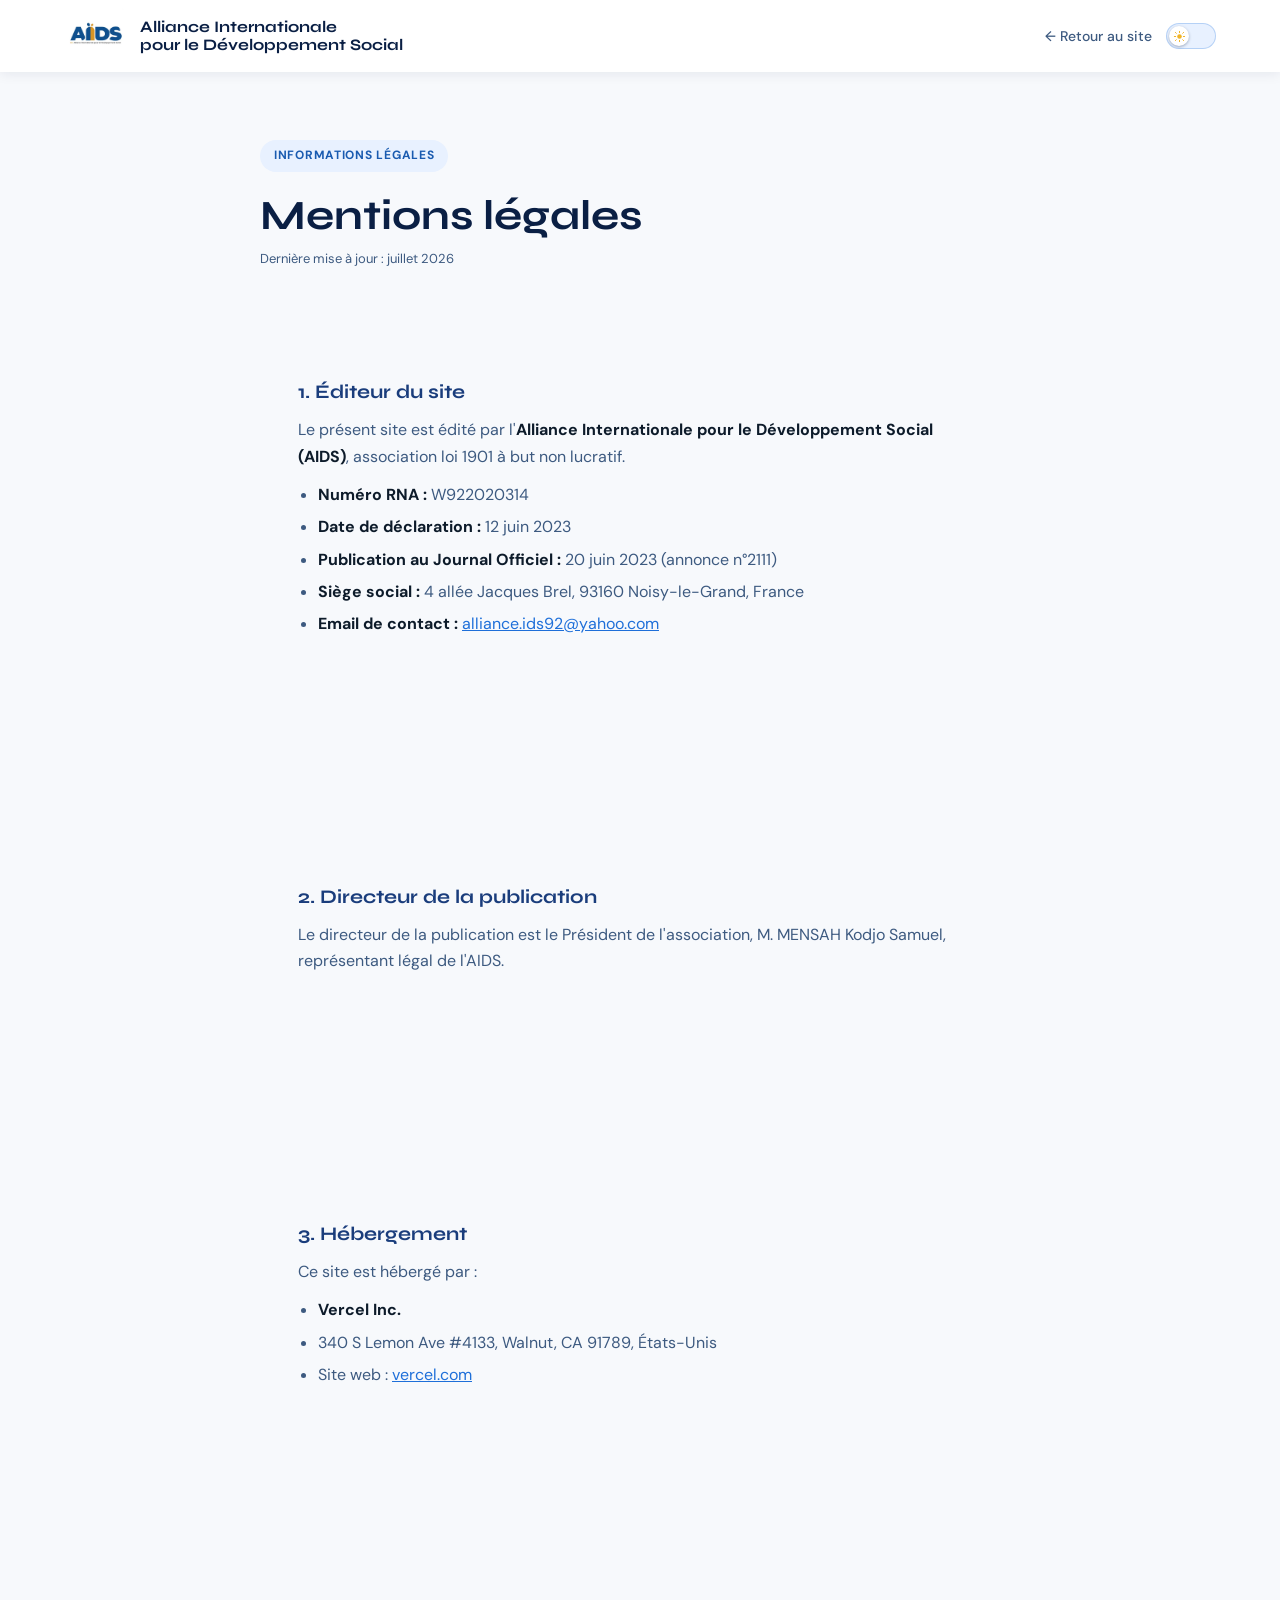
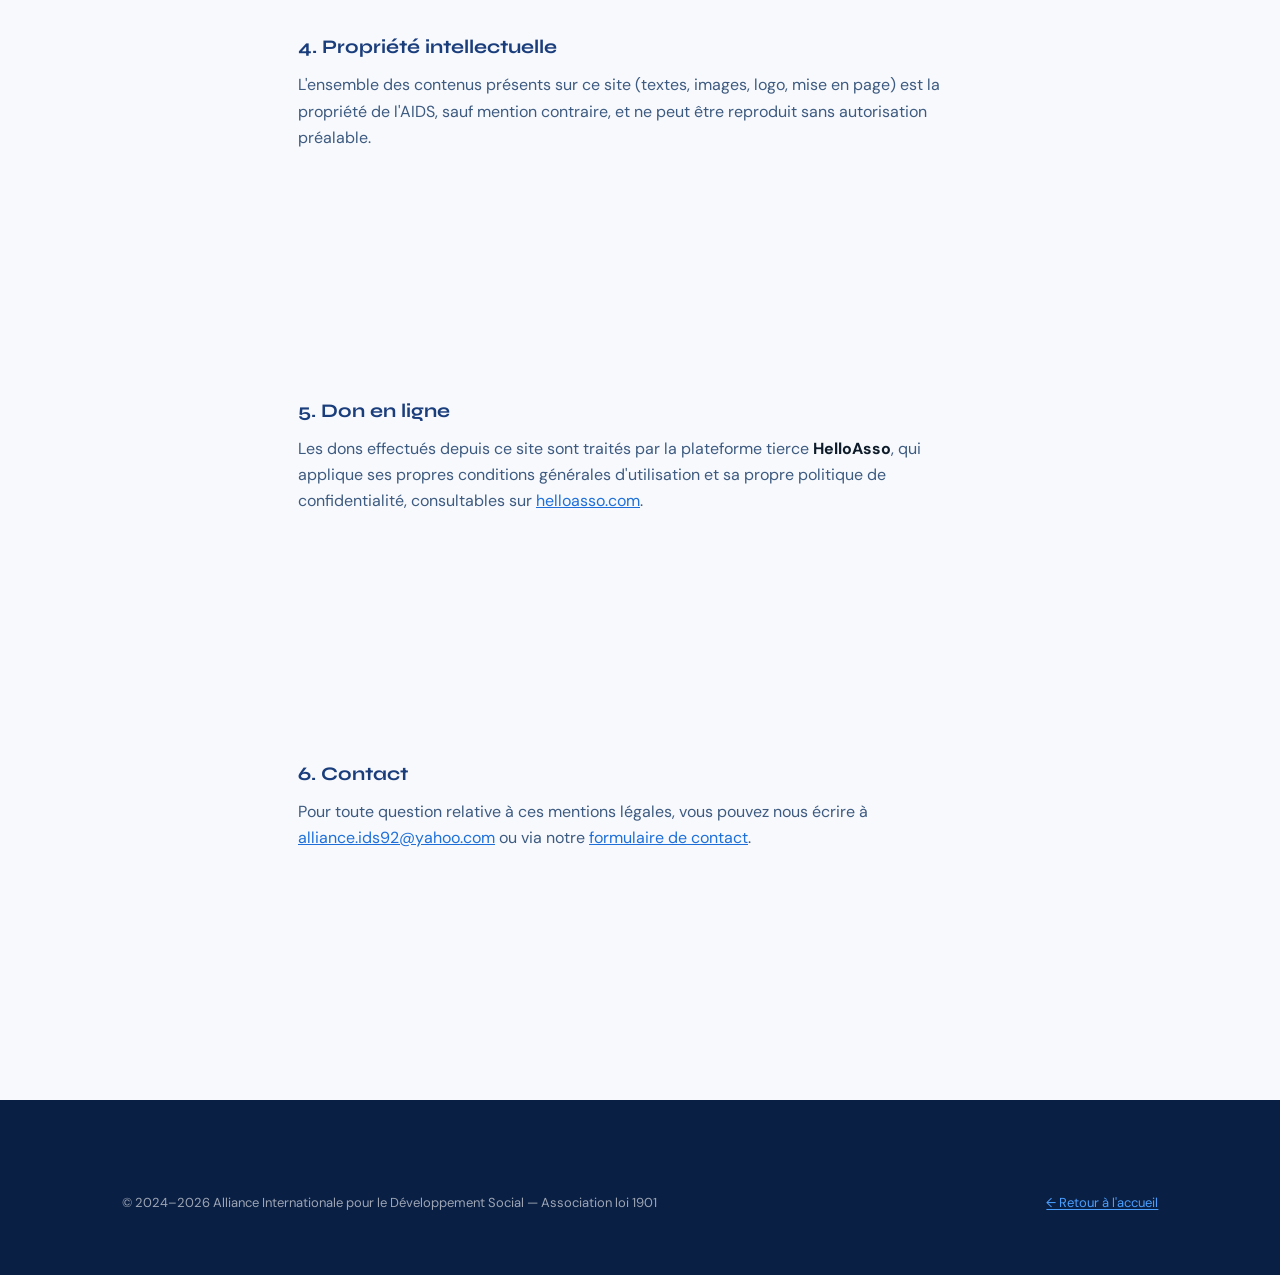
<file: mentions-legales.html>
<!DOCTYPE html>
<html lang="fr">
<head>
  <meta charset="UTF-8" />
  <meta name="viewport" content="width=device-width, initial-scale=1.0" />
  <meta name="description" content="Mentions légales du site de l'Alliance Internationale pour le Développement Social (AIDS)." />
  <meta name="robots" content="noindex, follow" />
  <title>Mentions légales — AIDS</title>
  <link rel="icon" type="image/webp" href="images/logo-aids.webp" />

  <script>
    (function () {
      var saved = localStorage.getItem('aids-theme');
      var theme = saved || (window.matchMedia('(prefers-color-scheme: dark)').matches ? 'dark' : 'light');
      document.documentElement.setAttribute('data-theme', theme);
    })();
  </script>

  <link rel="preconnect" href="https://fonts.googleapis.com" />
  <link rel="preconnect" href="https://fonts.gstatic.com" crossorigin />
  <link rel="stylesheet" href="https://fonts.googleapis.com/css2?family=Syne:wght@400;600;700;800&family=DM+Sans:ital,wght@0,300;0,400;0,500;1,300&display=swap"
        media="print" onload="this.media='all'" />
  <noscript><link rel="stylesheet" href="https://fonts.googleapis.com/css2?family=Syne:wght@400;600;700;800&family=DM+Sans:ital,wght@0,300;0,400;0,500;1,300&display=swap" /></noscript>

  <link rel="stylesheet" href="css/style.css" />
  <link rel="stylesheet" href="css/legal.css" />
</head>
<body>

  <nav id="navbar" class="scrolled">
    <a href="index.html#hero" class="nav-logo">
      <picture>
        <source srcset="images/logo-aids.webp" type="image/webp" />
        <img src="images/logo-aids.jpg" alt="Logo AIDS" class="nav-logo-img" width="300" height="300" />
      </picture>
      <div class="nav-logo-text">
        <span class="name">Alliance Internationale </span>
        <span class="name">pour le Développement Social </span>
      </div>
    </a>
    <ul class="nav-links">
      <li><a href="index.html">← Retour au site</a></li>
    </ul>
    <button type="button" id="theme-toggle" class="theme-switch" role="switch" aria-checked="false" aria-label="Activer le mode sombre">
      <span class="theme-switch-thumb">
        <svg class="theme-switch-icon icon-sun" viewBox="0 0 24 24" fill="none" xmlns="http://www.w3.org/2000/svg">
          <circle cx="12" cy="12" r="4.2" fill="currentColor"/>
          <path d="M12 2.5v2.4M12 19.1v2.4M4.4 4.4l1.7 1.7M17.9 17.9l1.7 1.7M2.5 12h2.4M19.1 12h2.4M4.4 19.6l1.7-1.7M17.9 6.1l1.7-1.7" stroke="currentColor" stroke-width="1.8" stroke-linecap="round"/>
        </svg>
        <svg class="theme-switch-icon icon-moon" viewBox="0 0 24 24" fill="none" xmlns="http://www.w3.org/2000/svg">
          <path d="M20.5 14.5A8.5 8.5 0 1 1 9.5 3.5a7 7 0 0 0 11 11Z" fill="currentColor"/>
        </svg>
      </span>
    </button>
  </nav>

  <main class="legal-page">
    <div class="container legal-container">
      <div class="legal-badge">Informations légales</div>
      <h1>Mentions légales</h1>
      <p class="legal-updated">Dernière mise à jour : juillet 2026</p>

      <section>
        <h2>1. Éditeur du site</h2>
        <p>Le présent site est édité par l'<strong>Alliance Internationale pour le Développement Social (AIDS)</strong>, association loi 1901 à but non lucratif.</p>
        <ul>
          <li><strong>Numéro RNA :</strong> W922020314</li>
          <li><strong>Date de déclaration :</strong> 12 juin 2023</li>
          <li><strong>Publication au Journal Officiel :</strong> 20 juin 2023 (annonce n°2111)</li>
          <li><strong>Siège social :</strong> 4 allée Jacques Brel, 93160 Noisy-le-Grand, France</li>
          <li><strong>Email de contact :</strong> <a href="mailto:alliance.ids92@yahoo.com">alliance.ids92@yahoo.com</a></li>
        </ul>
      </section>

      <section>
        <h2>2. Directeur de la publication</h2>
        <p>Le directeur de la publication est le Président de l'association, M. MENSAH Kodjo Samuel, représentant légal de l'AIDS.</p>
      </section>

      <section>
        <h2>3. Hébergement</h2>
        <p>Ce site est hébergé par :</p>
        <ul>
          <li><strong>Vercel Inc.</strong></li>
          <li>340 S Lemon Ave #4133, Walnut, CA 91789, États-Unis</li>
          <li>Site web : <a href="https://vercel.com" target="_blank" rel="noopener">vercel.com</a></li>
        </ul>
      </section>

      <section>
        <h2>4. Propriété intellectuelle</h2>
        <p>L'ensemble des contenus présents sur ce site (textes, images, logo, mise en page) est la propriété de l'AIDS, sauf mention contraire, et ne peut être reproduit sans autorisation préalable.</p>
      </section>

      <section>
        <h2>5. Don en ligne</h2>
        <p>Les dons effectués depuis ce site sont traités par la plateforme tierce <strong>HelloAsso</strong>, qui applique ses propres conditions générales d'utilisation et sa propre politique de confidentialité, consultables sur <a href="https://www.helloasso.com" target="_blank" rel="noopener">helloasso.com</a>.</p>
      </section>

      <section>
        <h2>6. Contact</h2>
        <p>Pour toute question relative à ces mentions légales, vous pouvez nous écrire à <a href="mailto:alliance.ids92@yahoo.com">alliance.ids92@yahoo.com</a> ou via notre <a href="index.html#contact">formulaire de contact</a>.</p>
      </section>
    </div>
  </main>

  <footer>
    <div class="footer-bottom" style="max-width:1200px;margin:0 auto;padding:32px 5%;">
      <p>© 2024–2026 Alliance Internationale pour le Développement Social — Association loi 1901</p>
      <p><a href="index.html">← Retour à l'accueil</a></p>
    </div>
  </footer>

  <script src="js/theme.js"></script>
</body>
</html>
</file>
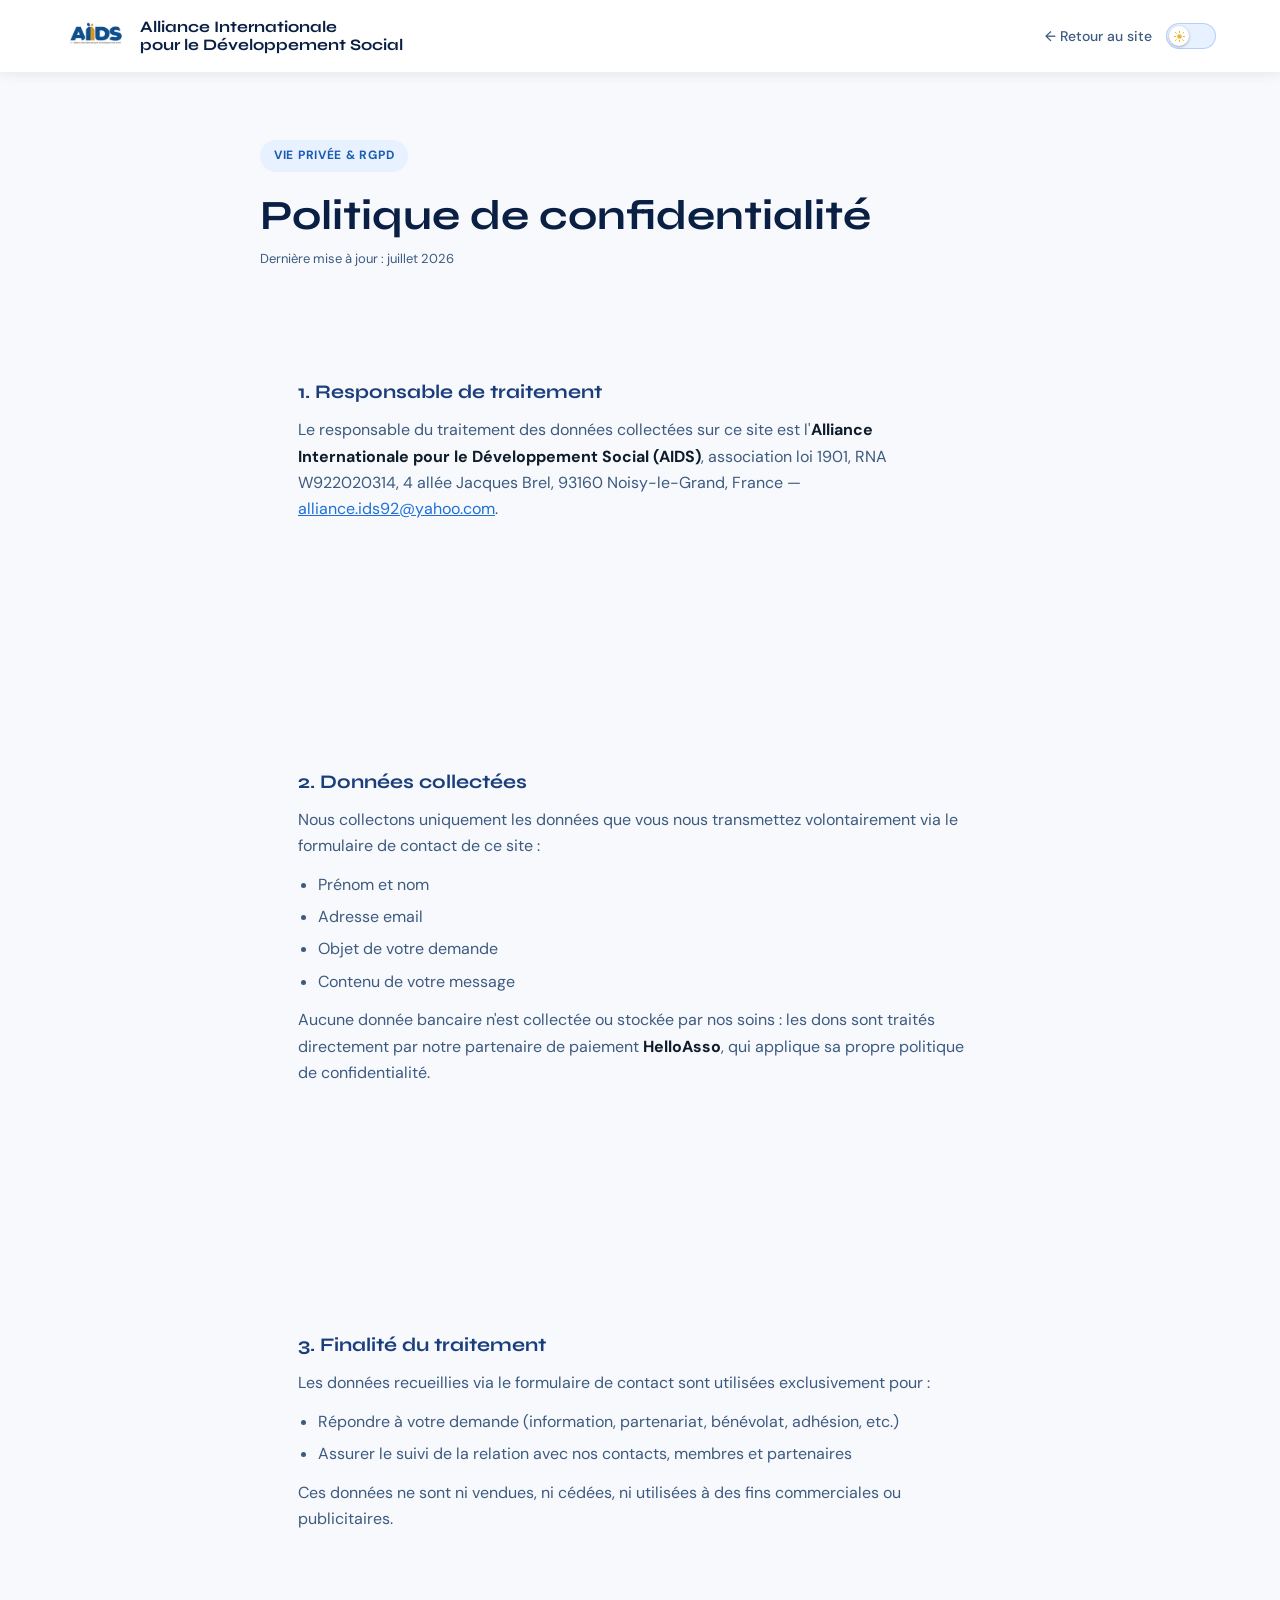
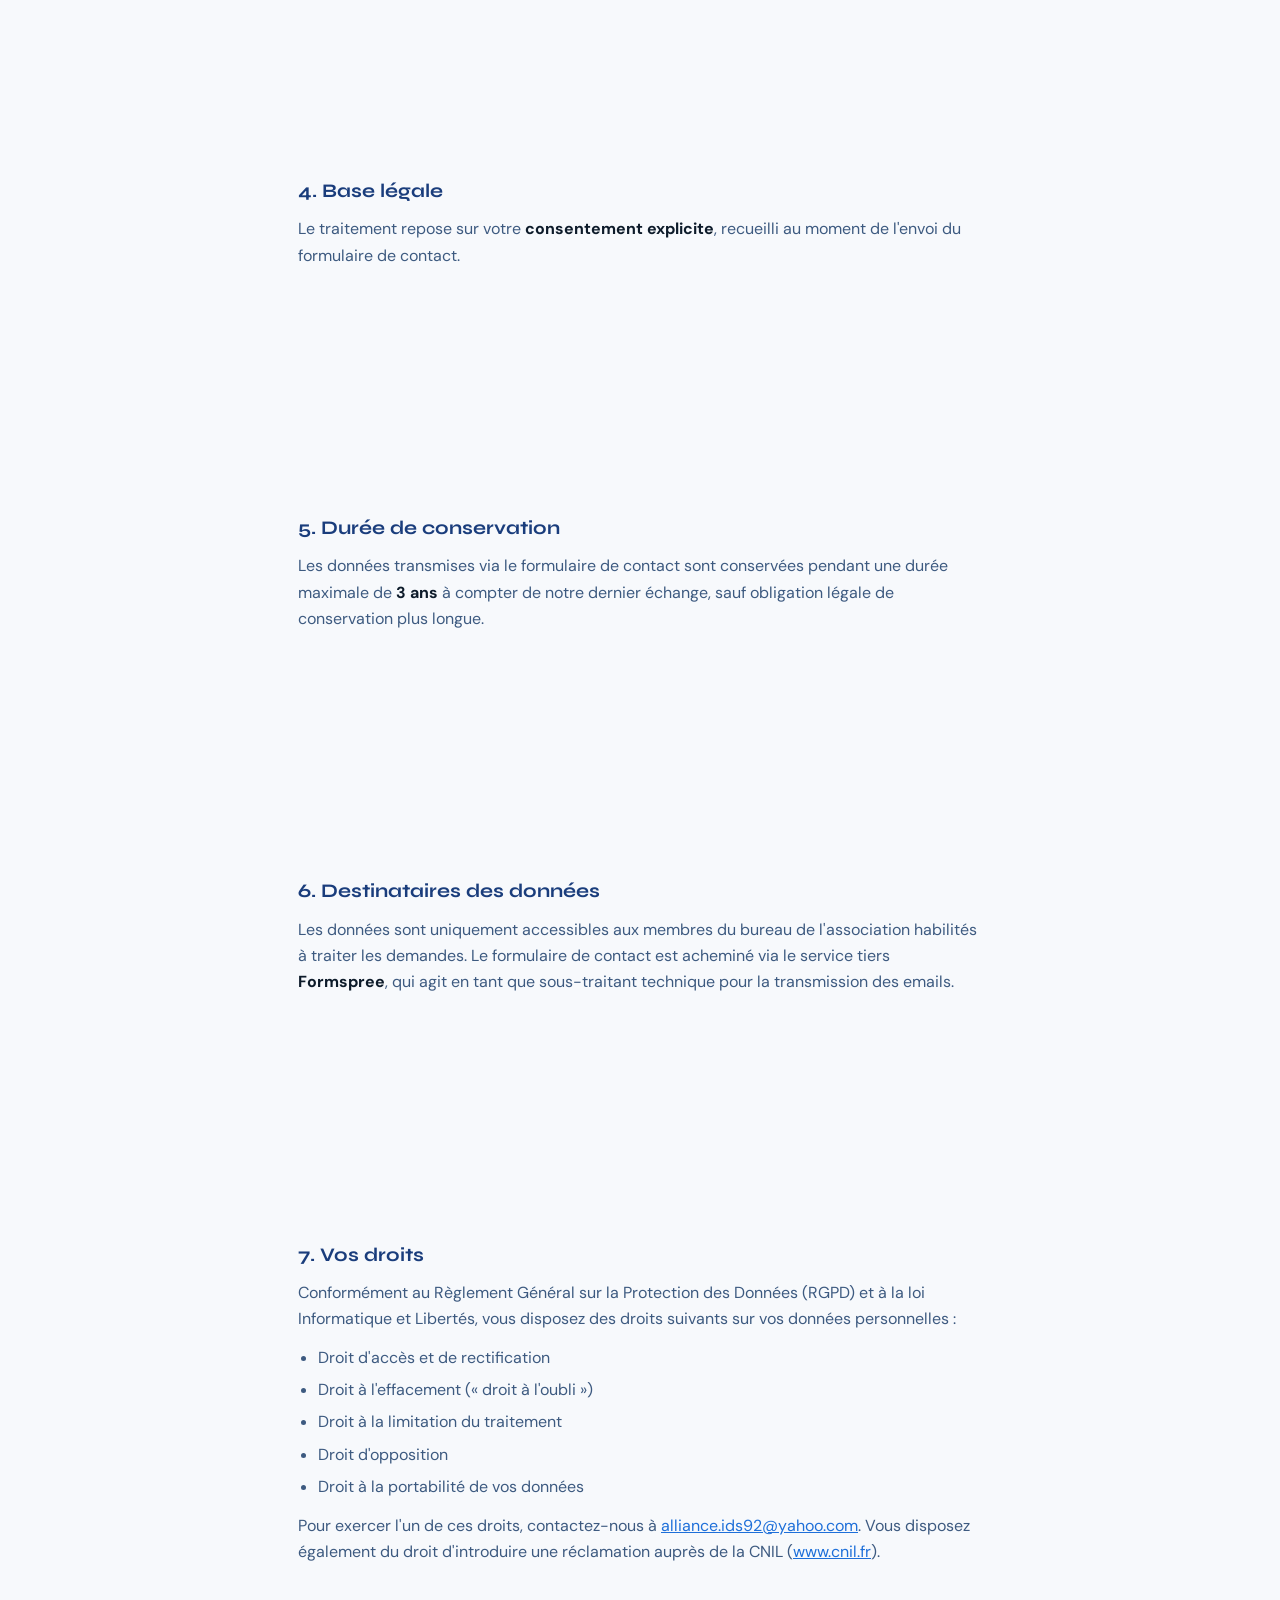
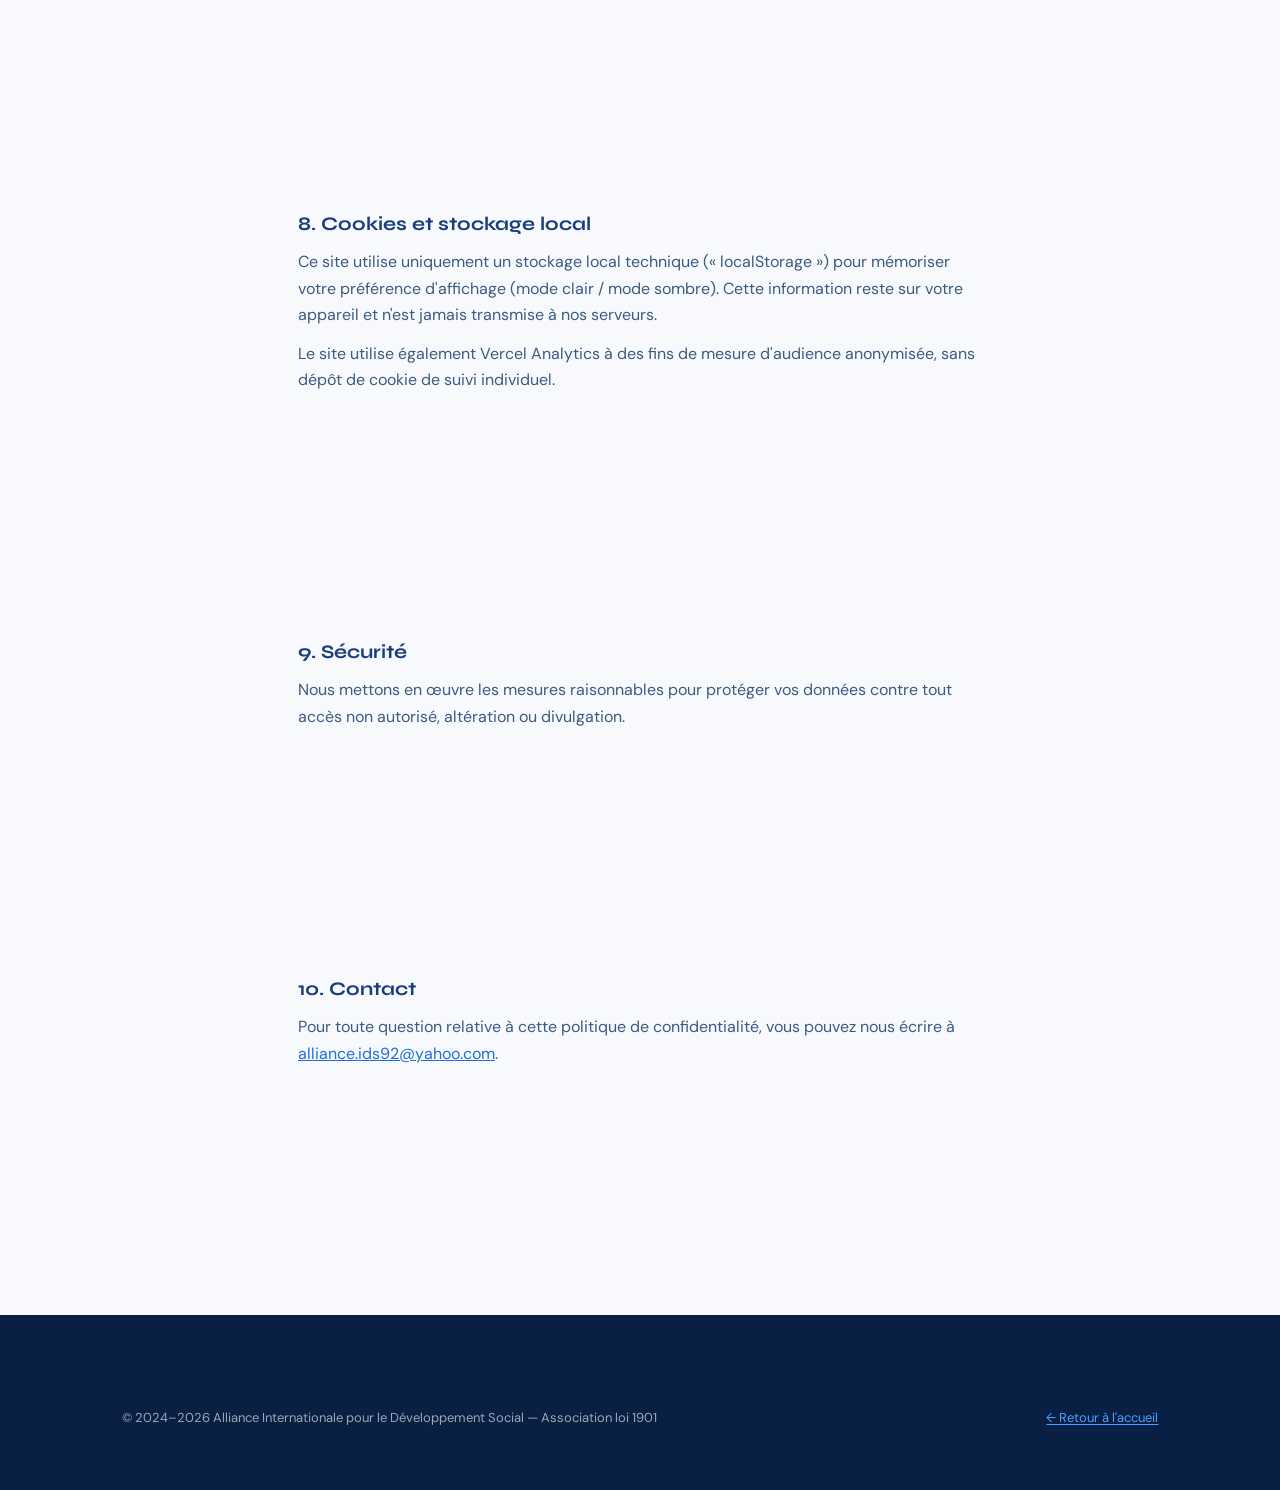
<file: politique-confidentialite.html>
<!DOCTYPE html>
<html lang="fr">
<head>
  <meta charset="UTF-8" />
  <meta name="viewport" content="width=device-width, initial-scale=1.0" />
  <meta name="description" content="Politique de confidentialité et protection des données personnelles (RGPD) du site AIDS." />
  <meta name="robots" content="noindex, follow" />
  <title>Politique de confidentialité — AIDS</title>
  <link rel="icon" type="image/webp" href="images/logo-aids.webp" />

  <script>
    (function () {
      var saved = localStorage.getItem('aids-theme');
      var theme = saved || (window.matchMedia('(prefers-color-scheme: dark)').matches ? 'dark' : 'light');
      document.documentElement.setAttribute('data-theme', theme);
    })();
  </script>

  <link rel="preconnect" href="https://fonts.googleapis.com" />
  <link rel="preconnect" href="https://fonts.gstatic.com" crossorigin />
  <link rel="stylesheet" href="https://fonts.googleapis.com/css2?family=Syne:wght@400;600;700;800&family=DM+Sans:ital,wght@0,300;0,400;0,500;1,300&display=swap"
        media="print" onload="this.media='all'" />
  <noscript><link rel="stylesheet" href="https://fonts.googleapis.com/css2?family=Syne:wght@400;600;700;800&family=DM+Sans:ital,wght@0,300;0,400;0,500;1,300&display=swap" /></noscript>

  <link rel="stylesheet" href="css/style.css" />
  <link rel="stylesheet" href="css/legal.css" />
</head>
<body>

  <nav id="navbar" class="scrolled">
    <a href="index.html#hero" class="nav-logo">
      <picture>
        <source srcset="images/logo-aids.webp" type="image/webp" />
        <img src="images/logo-aids.jpg" alt="Logo AIDS" class="nav-logo-img" width="300" height="300" />
      </picture>
      <div class="nav-logo-text">
        <span class="name">Alliance Internationale </span>
        <span class="name">pour le Développement Social </span>
      </div>
    </a>
    <ul class="nav-links">
      <li><a href="index.html">← Retour au site</a></li>
    </ul>
    <button type="button" id="theme-toggle" class="theme-switch" role="switch" aria-checked="false" aria-label="Activer le mode sombre">
      <span class="theme-switch-thumb">
        <svg class="theme-switch-icon icon-sun" viewBox="0 0 24 24" fill="none" xmlns="http://www.w3.org/2000/svg">
          <circle cx="12" cy="12" r="4.2" fill="currentColor"/>
          <path d="M12 2.5v2.4M12 19.1v2.4M4.4 4.4l1.7 1.7M17.9 17.9l1.7 1.7M2.5 12h2.4M19.1 12h2.4M4.4 19.6l1.7-1.7M17.9 6.1l1.7-1.7" stroke="currentColor" stroke-width="1.8" stroke-linecap="round"/>
        </svg>
        <svg class="theme-switch-icon icon-moon" viewBox="0 0 24 24" fill="none" xmlns="http://www.w3.org/2000/svg">
          <path d="M20.5 14.5A8.5 8.5 0 1 1 9.5 3.5a7 7 0 0 0 11 11Z" fill="currentColor"/>
        </svg>
      </span>
    </button>
  </nav>

  <main class="legal-page">
    <div class="container legal-container">
      <div class="legal-badge">Vie privée & RGPD</div>
      <h1>Politique de confidentialité</h1>
      <p class="legal-updated">Dernière mise à jour : juillet 2026</p>

      <section>
        <h2>1. Responsable de traitement</h2>
        <p>Le responsable du traitement des données collectées sur ce site est l'<strong>Alliance Internationale pour le Développement Social (AIDS)</strong>, association loi 1901, RNA W922020314, 4 allée Jacques Brel, 93160 Noisy-le-Grand, France — <a href="mailto:alliance.ids92@yahoo.com">alliance.ids92@yahoo.com</a>.</p>
      </section>

      <section>
        <h2>2. Données collectées</h2>
        <p>Nous collectons uniquement les données que vous nous transmettez volontairement via le formulaire de contact de ce site :</p>
        <ul>
          <li>Prénom et nom</li>
          <li>Adresse email</li>
          <li>Objet de votre demande</li>
          <li>Contenu de votre message</li>
        </ul>
        <p>Aucune donnée bancaire n'est collectée ou stockée par nos soins : les dons sont traités directement par notre partenaire de paiement <strong>HelloAsso</strong>, qui applique sa propre politique de confidentialité.</p>
      </section>

      <section>
        <h2>3. Finalité du traitement</h2>
        <p>Les données recueillies via le formulaire de contact sont utilisées exclusivement pour :</p>
        <ul>
          <li>Répondre à votre demande (information, partenariat, bénévolat, adhésion, etc.)</li>
          <li>Assurer le suivi de la relation avec nos contacts, membres et partenaires</li>
        </ul>
        <p>Ces données ne sont ni vendues, ni cédées, ni utilisées à des fins commerciales ou publicitaires.</p>
      </section>

      <section>
        <h2>4. Base légale</h2>
        <p>Le traitement repose sur votre <strong>consentement explicite</strong>, recueilli au moment de l'envoi du formulaire de contact.</p>
      </section>

      <section>
        <h2>5. Durée de conservation</h2>
        <p>Les données transmises via le formulaire de contact sont conservées pendant une durée maximale de <strong>3 ans</strong> à compter de notre dernier échange, sauf obligation légale de conservation plus longue.</p>
      </section>

      <section>
        <h2>6. Destinataires des données</h2>
        <p>Les données sont uniquement accessibles aux membres du bureau de l'association habilités à traiter les demandes. Le formulaire de contact est acheminé via le service tiers <strong>Formspree</strong>, qui agit en tant que sous-traitant technique pour la transmission des emails.</p>
      </section>

      <section>
        <h2>7. Vos droits</h2>
        <p>Conformément au Règlement Général sur la Protection des Données (RGPD) et à la loi Informatique et Libertés, vous disposez des droits suivants sur vos données personnelles :</p>
        <ul>
          <li>Droit d'accès et de rectification</li>
          <li>Droit à l'effacement (« droit à l'oubli »)</li>
          <li>Droit à la limitation du traitement</li>
          <li>Droit d'opposition</li>
          <li>Droit à la portabilité de vos données</li>
        </ul>
        <p>Pour exercer l'un de ces droits, contactez-nous à <a href="mailto:alliance.ids92@yahoo.com">alliance.ids92@yahoo.com</a>. Vous disposez également du droit d'introduire une réclamation auprès de la CNIL (<a href="https://www.cnil.fr" target="_blank" rel="noopener">www.cnil.fr</a>).</p>
      </section>

      <section>
        <h2>8. Cookies et stockage local</h2>
        <p>Ce site utilise uniquement un stockage local technique (« localStorage ») pour mémoriser votre préférence d'affichage (mode clair / mode sombre). Cette information reste sur votre appareil et n'est jamais transmise à nos serveurs.</p>
        <p>Le site utilise également Vercel Analytics à des fins de mesure d'audience anonymisée, sans dépôt de cookie de suivi individuel.</p>
      </section>

      <section>
        <h2>9. Sécurité</h2>
        <p>Nous mettons en œuvre les mesures raisonnables pour protéger vos données contre tout accès non autorisé, altération ou divulgation.</p>
      </section>

      <section>
        <h2>10. Contact</h2>
        <p>Pour toute question relative à cette politique de confidentialité, vous pouvez nous écrire à <a href="mailto:alliance.ids92@yahoo.com">alliance.ids92@yahoo.com</a>.</p>
      </section>
    </div>
  </main>

  <footer>
    <div class="footer-bottom" style="max-width:1200px;margin:0 auto;padding:32px 5%;">
      <p>© 2024–2026 Alliance Internationale pour le Développement Social — Association loi 1901</p>
      <p><a href="index.html">← Retour à l'accueil</a></p>
    </div>
  </footer>

  <script src="js/theme.js"></script>
</body>
</html>
</file>
<file: css/style.css>
/* ============================================
   AIDS - Alliance Internationale pour le
   Développement Social | Feuille de style
   ============================================ */

/* Polices Syne / DM Sans chargées de façon non bloquante depuis index.html <head> */

/* ---- Variables ---- */
:root {
  --blue-deep:   #0A1F44;
  --blue-mid:    #1A3D7C;
  --blue-bright: #1E6FD9;
  --blue-light:  #4A9FFF;
  --blue-pale:   #E8F1FF;
  --gold:        #F0B429;
  --white:       #FFFFFF;
  --off-white:   #F7F9FC;
  --text-dark:   #0D1B2A;
  --text-mid:    #3D5A80;
  --text-soft:   #6B8BA4;
  --border:      #D6E4F7;
  --shadow-sm:   0 2px 12px rgba(10,31,68,.08);
  --shadow-md:   0 8px 32px rgba(10,31,68,.14);
  --shadow-lg:   0 20px 60px rgba(10,31,68,.18);
  --radius:      16px;
  --radius-sm:   8px;
  --transition:  all .3s cubic-bezier(.4,0,.2,1);
}

/* ---- Reset & Base ---- */
*, *::before, *::after { box-sizing: border-box; margin: 0; padding: 0; }

html { scroll-behavior: smooth; font-size: 16px; }

body {
  font-family: 'DM Sans', sans-serif;
  color: var(--text-dark);
  background: var(--white);
  overflow-x: hidden;
  line-height: 1.65;
}

h1,h2,h3,h4,h5 {
  font-family: 'Syne', sans-serif;
  line-height: 1.15;
  color: var(--blue-deep);
}

a { color: inherit; text-decoration: none; }
img { max-width: 100%; display: block; }

/* ============================================
   NAVIGATION
   ============================================ */
#navbar {
  position: fixed;
  top: 0; left: 0; right: 0;
  z-index: 1000;
  padding: 0 5%;
  height: 72px;
  display: flex;
  align-items: center;
  justify-content: space-between;
  transition: var(--transition);
  background: transparent;
}

#navbar.scrolled {
  background: rgba(255,255,255,.97);
  backdrop-filter: blur(12px);
  box-shadow: var(--shadow-sm);
}

.nav-logo {
  display: flex;
  align-items: center;
  gap: 12px;
}

.nav-logo-icon {
  width: 42px; height: 42px;
  background: linear-gradient(135deg, var(--blue-bright), var(--blue-light));
  border-radius: 10px;
  display: flex;
  align-items: center;
  justify-content: center;
  font-family: 'Syne', sans-serif;
  font-weight: 800;
  color: white;
  font-size: 15px;
  letter-spacing: -0.5px;
  flex-shrink: 0;
}

.nav-logo-text {
  display: flex;
  flex-direction: column;
}

.nav-logo-text .name {
  font-family: 'Syne', sans-serif;
  font-weight: 700;
  font-size: 16px;
  color: var(--white);
  line-height: 1.1;
  transition: var(--transition);
}

.nav-logo-text .tagline {
  font-size: 11px;
  color: rgba(255,255,255,.7);
  font-weight: 300;
  letter-spacing: .3px;
  transition: var(--transition);
}

#navbar.scrolled .nav-logo-text .name { color: var(--blue-deep); }
#navbar.scrolled .nav-logo-text .tagline { color: var(--text-soft); }

.nav-links {
  display: flex;
  align-items: center;
  gap: 6px;
  list-style: none;
  margin-left: auto;
}

.nav-links a {
  padding: 8px 14px;
  font-size: 14px;
  font-weight: 500;
  color: rgba(255,255,255,.9);
  border-radius: var(--radius-sm);
  transition: var(--transition);
}

#navbar.scrolled .nav-links a { color: var(--text-mid); }

.nav-links a:hover {
  background: rgba(255,255,255,.15);
  color: white;
}

#navbar.scrolled .nav-links a:hover {
  background: var(--blue-pale);
  color: var(--blue-bright);
}

.nav-cta {
  background: var(--gold) !important;
  color: var(--blue-deep) !important;
  font-weight: 700 !important;
  padding: 8px 20px !important;
  border-radius: 50px !important;
  transition: var(--transition) !important;
}

.nav-cta:hover {
  transform: translateY(-1px);
  box-shadow: 0 6px 20px rgba(240,180,41,.4) !important;
  background: var(--gold) !important;
}

.nav-hamburger {
  display: none;
  flex-direction: column;
  gap: 5px;
  cursor: pointer;
  padding: 4px;
  background: none;
  border: none;
  appearance: none;
}
.nav-hamburger:focus-visible {
  outline: 2px solid var(--blue-light);
  outline-offset: 3px;
  border-radius: 4px;
}

.nav-hamburger span {
  display: block;
  width: 24px; height: 2px;
  background: white;
  border-radius: 2px;
  transition: var(--transition);
}

#navbar.scrolled .nav-hamburger span { background: var(--blue-deep); }

/* Mobile menu */
.nav-mobile-menu {
  display: none;
  position: fixed;
  top: 72px; left: 0; right: 0;
  background: white;
  padding: 20px 5%;
  box-shadow: var(--shadow-md);
  flex-direction: column;
  gap: 4px;
  z-index: 999;
}

.nav-mobile-menu.open { display: flex; }

.nav-mobile-menu a {
  padding: 12px 16px;
  font-size: 15px;
  font-weight: 500;
  color: var(--text-mid);
  border-radius: var(--radius-sm);
  transition: var(--transition);
}

.nav-mobile-menu a:hover {
  background: var(--blue-pale);
  color: var(--blue-bright);
}

/* ============================================
   HERO
   ============================================ */
#hero {
  min-height: 100vh;
  background:
    linear-gradient(160deg, var(--blue-deep) 0%, var(--blue-mid) 50%, var(--blue-bright) 100%);
  position: relative;
  display: flex;
  align-items: center;
  overflow: hidden;
}

/* Animated background shapes */
.hero-bg-shape {
  position: absolute;
  border-radius: 50%;
  background: rgba(255,255,255,.04);
  animation: floatShape 8s ease-in-out infinite;
}

.hero-bg-shape:nth-child(1) { width: 600px; height: 600px; top: -200px; right: -100px; animation-delay: 0s; }
.hero-bg-shape:nth-child(2) { width: 300px; height: 300px; bottom: -50px; left: 10%; animation-delay: 3s; }
.hero-bg-shape:nth-child(3) { width: 150px; height: 150px; top: 30%; right: 25%; animation-delay: 1.5s; }

@keyframes floatShape {
  0%,100% { transform: translateY(0) rotate(0deg); }
  50%      { transform: translateY(-20px) rotate(5deg); }
}

/* Grid overlay */
.hero-grid {
  position: absolute;
  inset: 0;
  background-image:
    linear-gradient(rgba(255,255,255,.04) 1px, transparent 1px),
    linear-gradient(90deg, rgba(255,255,255,.04) 1px, transparent 1px);
  background-size: 50px 50px;
}

.hero-content {
  position: relative;
  z-index: 2;
  width: 100%;
  max-width: 1200px;
  margin: 0 auto;
  padding: 120px 5% 64px;
  display: grid;
  grid-template-columns: 1fr 1.12fr;
  gap: 60px;
  align-items: start;
}

.hero-text { animation: fadeInUp .8s ease both; }

.hero-badge {
  display: inline-flex;
  align-items: center;
  gap: 8px;
  background: rgba(255,255,255,.12);
  border: 1px solid rgba(255,255,255,.2);
  padding: 6px 16px;
  border-radius: 50px;
  font-size: 12px;
  font-weight: 500;
  color: rgba(255,255,255,.9);
  letter-spacing: .5px;
  text-transform: uppercase;
  margin-bottom: 22px;
  backdrop-filter: blur(8px);
}

.hero-badge::before {
  content: '';
  width: 6px; height: 6px;
  border-radius: 50%;
  background: var(--gold);
  animation: pulse 2s infinite;
}

@keyframes pulse {
  0%,100% { opacity: 1; transform: scale(1); }
  50%      { opacity: .5; transform: scale(1.4); }
}

.hero-title {
  font-family: 'Syne', sans-serif;
  font-size: clamp(2.4rem, 5vw, 3.8rem);
  font-weight: 800;
  color: white;
  margin-bottom: 24px;
  line-height: 1.1;
}

.hero-title span {
  color: var(--gold);
  position: relative;
}

.hero-description {
  font-size: 1.1rem;
  color: rgba(255,255,255,.8);
  margin-bottom: 40px;
  max-width: 500px;
  font-weight: 300;
  line-height: 1.75;
}

.hero-actions {
  display: flex;
  gap: 16px;
  flex-wrap: wrap;
}

.btn-primary {
  display: inline-flex;
  align-items: center;
  gap: 8px;
  background: var(--gold);
  color: var(--blue-deep);
  font-family: 'Syne', sans-serif;
  font-weight: 700;
  font-size: 15px;
  padding: 14px 32px;
  border-radius: 50px;
  transition: var(--transition);
  border: none;
  cursor: pointer;
}

.btn-primary:hover {
  transform: translateY(-2px);
  box-shadow: 0 12px 32px rgba(240,180,41,.5);
}

.btn-outline {
  display: inline-flex;
  align-items: center;
  gap: 8px;
  background: transparent;
  color: white;
  font-family: 'Syne', sans-serif;
  font-weight: 600;
  font-size: 15px;
  padding: 12px 30px;
  border-radius: 50px;
  border: 2px solid rgba(255,255,255,.4);
  transition: var(--transition);
  cursor: pointer;
}

.btn-outline:hover {
  background: rgba(255,255,255,.1);
  border-color: rgba(255,255,255,.7);
}

/* Hero visual side */
.hero-visual {
  position: relative;
  animation: fadeInRight .8s .3s ease both;
  padding-top: 56px;
}

.hero-card-main {
  background: rgba(255,255,255,.1);
  backdrop-filter: blur(16px);
  border: 1px solid rgba(255,255,255,.2);
  border-radius: 24px;
  overflow: hidden;
  position: relative;
}

.hero-card-img {
  width: 100%;
  aspect-ratio: 4/3;
  object-fit: cover;
  object-position: center top;
  filter: brightness(.9) saturate(1.1);
}

.hero-card-overlay {
  position: absolute;
  bottom: 0; left: 0; right: 0;
  padding: 28px;
  background: linear-gradient(to top, rgba(10,31,68,.9), transparent);
}

.hero-card-overlay h3 {
  color: white;
  font-size: 18px;
  font-weight: 700;
  margin-bottom: 4px;
}

.hero-card-overlay p {
  font-size: 13px;
  color: rgba(255,255,255,.7);
}

.hero-floating-badge {
  position: absolute;
  top: -16px; right: -16px;
  background: var(--gold);
  color: var(--blue-deep);
  font-family: 'Syne', sans-serif;
  font-weight: 800;
  font-size: 11px;
  padding: 10px 16px;
  border-radius: 50px;
  box-shadow: 0 8px 24px rgba(240,180,41,.5);
  white-space: nowrap;
  animation: floatBadge 3s ease-in-out infinite;
}

@keyframes floatBadge {
  0%,100% { transform: translateY(0); }
  50%      { transform: translateY(-6px); }
}

/* ============================================
   SECTIONS COMMUNES
   ============================================ */
section { padding: 100px 5%; }

.container {
  max-width: 1200px;
  margin: 0 auto;
}

.section-label {
  font-size: 12px;
  font-weight: 600;
  letter-spacing: 2px;
  text-transform: uppercase;
  color: var(--blue-bright);
  margin-bottom: 12px;
  display: flex;
  align-items: center;
  gap: 8px;
}

.section-label::before {
  content: '';
  width: 24px; height: 2px;
  background: var(--blue-bright);
  border-radius: 2px;
}

.section-title {
  font-size: clamp(1.8rem, 4vw, 2.8rem);
  font-weight: 800;
  color: var(--blue-deep);
  margin-bottom: 20px;
}

.section-desc {
  font-size: 1.05rem;
  color: var(--text-soft);
  max-width: 600px;
  line-height: 1.75;
}

/* ============================================
   ABOUT
   ============================================ */
#about {
  background: var(--off-white);
}

.about-grid {
  display: grid;
  grid-template-columns: 1fr 1fr;
  gap: 80px;
  align-items: center;
}

.about-visual {
  position: relative;
}

.about-img-wrap {
  border-radius: 24px;
  overflow: hidden;
  box-shadow: var(--shadow-lg);
  position: relative;
}

.about-img-bg {
  width: 100%;
  aspect-ratio: 1;
  background: linear-gradient(135deg, var(--blue-mid), var(--blue-bright));
  display: flex;
  align-items: center;
  justify-content: center;
  font-size: 6rem;
}

.about-stat-card {
  position: absolute;
  bottom: -20px; right: -20px;
  background: white;
  border-radius: 16px;
  padding: 20px 24px;
  box-shadow: var(--shadow-md);
  min-width: 160px;
}

.about-stat-card .number {
  font-family: 'Syne', sans-serif;
  font-size: 2rem;
  font-weight: 800;
  color: var(--blue-bright);
}

.about-stat-card .label {
  font-size: 13px;
  color: var(--text-soft);
  margin-top: 2px;
}

.about-badge {
  position: absolute;
  top: -16px; left: -16px;
  background: var(--gold);
  border-radius: 12px;
  padding: 14px 18px;
  box-shadow: 0 8px 24px rgba(240,180,41,.4);
}

.about-badge span {
  font-family: 'Syne', sans-serif;
  font-weight: 800;
  font-size: 11px;
  color: var(--blue-deep);
  text-transform: uppercase;
  letter-spacing: .5px;
}

.about-content .section-title { margin-bottom: 16px; }

.about-features {
  display: flex;
  flex-direction: column;
  gap: 16px;
  margin-top: 32px;
}

.about-feature {
  display: flex;
  gap: 16px;
  align-items: flex-start;
  padding: 16px;
  border-radius: var(--radius);
  transition: var(--transition);
}

.about-feature:hover { background: var(--blue-pale); }

.about-feature-icon {
  width: 44px; height: 44px;
  background: var(--blue-pale);
  border-radius: 10px;
  display: flex;
  align-items: center;
  justify-content: center;
  font-size: 20px;
  flex-shrink: 0;
  transition: var(--transition);
}

.about-feature:hover .about-feature-icon {
  background: var(--blue-bright);
}

.about-feature h3 {
  font-size: 15px;
  font-weight: 600;
  margin-bottom: 4px;
  color: var(--blue-deep);
}

.about-feature p {
  font-size: 13px;
  color: var(--text-soft);
  line-height: 1.6;
}

/* ============================================
   MISSIONS
   ============================================ */
#missions {
  background: var(--white);
  position: relative;
  overflow: hidden;
}

.missions-bg-decor {
  position: absolute;
  right: -100px; top: 50%;
  transform: translateY(-50%);
  width: 400px; height: 400px;
  border-radius: 50%;
  background: var(--blue-pale);
  opacity: .5;
  pointer-events: none;
}

.missions-header {
  max-width: 600px;
  margin-bottom: 60px;
}

.missions-grid {
  display: grid;
  grid-template-columns: repeat(3, 1fr);
  gap: 28px;
  position: relative;
  z-index: 1;
}

.mission-card {
  background: var(--off-white);
  border: 1px solid var(--border);
  border-radius: 24px;
  padding: 36px 28px;
  transition: var(--transition);
  position: relative;
  overflow: hidden;
}

.mission-card::before {
  content: '';
  position: absolute;
  bottom: 0; left: 0; right: 0;
  height: 4px;
  background: linear-gradient(90deg, var(--blue-bright), var(--blue-light));
  transform: scaleX(0);
  transform-origin: left;
  transition: var(--transition);
}

.mission-card:hover {
  transform: translateY(-6px);
  box-shadow: var(--shadow-md);
  border-color: var(--blue-pale);
  background: white;
}

.mission-card:hover::before { transform: scaleX(1); }

.mission-icon {
  width: 60px; height: 60px;
  background: var(--blue-pale);
  border-radius: 16px;
  display: flex;
  align-items: center;
  justify-content: center;
  font-size: 28px;
  margin-bottom: 24px;
  transition: var(--transition);
}

.mission-card:hover .mission-icon {
  background: linear-gradient(135deg, var(--blue-bright), var(--blue-light));
  transform: rotate(-6deg) scale(1.05);
}

.mission-card h3 {
  font-size: 18px;
  font-weight: 700;
  margin-bottom: 12px;
  color: var(--blue-deep);
}

.mission-card p {
  font-size: 14px;
  color: var(--text-soft);
  line-height: 1.7;
}

/* ============================================
   TEAM
   ============================================ */
#team {
  background: linear-gradient(180deg, var(--off-white) 0%, var(--white) 100%);
}

.team-header { text-align: center; margin-bottom: 60px; }
.team-header .section-label { justify-content: center; }
.team-header .section-desc { margin: 0 auto; }

.team-grid {
  display: grid;
  grid-template-columns: repeat(3, 1fr);
  gap: 28px;
  margin-bottom: 8px;
}

.team-card {
  background: var(--white);
  border: 1px solid var(--border);
  border-radius: 22px;
  padding: 40px 28px 32px;
  text-align: center;
  display: flex;
  flex-direction: column;
  align-items: center;
  box-shadow: 0 1px 3px rgba(10,31,68,.04);
  transition: transform .3s cubic-bezier(.4,0,.2,1), box-shadow .3s ease, border-color .3s ease;
}

.team-card:hover {
  transform: translateY(-6px) scale(1.02);
  box-shadow: 0 20px 48px rgba(10,31,68,.14);
  border-color: rgba(74,159,255,.35);
}

.team-avatar-placeholder {
  width: 100px;
  height: 100px;
  border-radius: 50%;
  display: flex;
  align-items: center;
  justify-content: center;
  font-family: 'Syne', sans-serif;
  font-size: 1.85rem;
  font-weight: 800;
  letter-spacing: .02em;
  color: white;
  background: linear-gradient(150deg, var(--blue-mid), var(--blue-bright) 65%, var(--blue-light));
  box-shadow:
    0 0 0 4px var(--white),
    0 0 0 6px rgba(74,159,255,.28),
    0 10px 26px rgba(30,111,217,.32);
  margin-bottom: 22px;
  flex-shrink: 0;
  transition: box-shadow .3s ease, transform .3s ease;
}

.team-card:hover .team-avatar-placeholder {
  box-shadow:
    0 0 0 4px var(--white),
    0 0 0 7px rgba(74,159,255,.42),
    0 14px 32px rgba(30,111,217,.4);
  transform: scale(1.04);
}

.team-role-badge {
  display: inline-block;
  background: var(--blue-pale);
  color: var(--blue-bright);
  font-size: 11px;
  font-weight: 700;
  text-transform: uppercase;
  letter-spacing: .07em;
  padding: 5px 14px;
  border-radius: 50px;
  margin-bottom: 14px;
}

.team-card-info h3,
.team-card h3 {
  font-size: 1.15rem;
  font-weight: 700;
  line-height: 1.3;
  margin-bottom: 6px;
  color: var(--heading-color);
}

.team-card-info p,
.team-card p {
  font-size: 13.5px;
  color: var(--text-soft);
  line-height: 1.55;
  max-width: 230px;
}

/* ============================================
   NEWS / ACTUALITÉS
   ============================================ */
#news {
  background: var(--blue-deep);
  position: relative;
  overflow: hidden;
}

.news-bg {
  position: absolute;
  inset: 0;
  background-image:
    linear-gradient(rgba(255,255,255,.02) 1px, transparent 1px),
    linear-gradient(90deg, rgba(255,255,255,.02) 1px, transparent 1px);
  background-size: 60px 60px;
}

.news-header { margin-bottom: 48px; position: relative; z-index: 1; }
.news-header .section-label { color: var(--blue-light); }
.news-header .section-label::before { background: var(--blue-light); }
.news-header .section-title { color: white; }
.news-header .section-desc { color: rgba(255,255,255,.6); }

.news-grid {
  display: grid;
  grid-template-columns: 2fr 1fr;
  gap: 24px;
  position: relative;
  z-index: 1;
}

.news-card {
  background: rgba(255,255,255,.07);
  backdrop-filter: blur(8px);
  border: 1px solid rgba(255,255,255,.1);
  border-radius: 24px;
  overflow: hidden;
  transition: var(--transition);
}

.news-card:hover {
  background: rgba(255,255,255,.1);
  transform: translateY(-4px);
  box-shadow: 0 16px 40px rgba(0,0,0,.3);
}

.news-card-img {
  width: 100%;
  height: 220px;
  object-fit: cover;
  background: linear-gradient(135deg, var(--blue-mid), var(--blue-bright));
  display: flex;
  align-items: center;
  justify-content: center;
  font-size: 4rem;
}

.news-card-body { padding: 28px; }

.news-tag {
  display: inline-block;
  background: rgba(30,111,217,.3);
  color: var(--blue-light);
  font-size: 11px;
  font-weight: 600;
  text-transform: uppercase;
  letter-spacing: .5px;
  padding: 4px 12px;
  border-radius: 50px;
  margin-bottom: 14px;
}

.news-card-body h3 {
  color: white;
  font-size: 18px;
  font-weight: 700;
  margin-bottom: 10px;
  line-height: 1.3;
}

.news-card-body p {
  font-size: 14px;
  color: rgba(255,255,255,.6);
  line-height: 1.65;
}

.news-date {
  font-size: 12px;
  color: rgba(255,255,255,.4);
  margin-top: 16px;
  display: flex;
  align-items: center;
  gap: 6px;
}

.news-side {
  display: flex;
  flex-direction: column;
  gap: 16px;
}

.news-card-small {
  background: rgba(255,255,255,.07);
  border: 1px solid rgba(255,255,255,.1);
  border-radius: 16px;
  padding: 20px;
  display: flex;
  gap: 14px;
  transition: var(--transition);
  cursor: pointer;
}

.news-card-small:hover {
  background: rgba(255,255,255,.12);
  transform: translateX(4px);
}

.news-card-small-icon {
  width: 48px; height: 48px;
  border-radius: 12px;
  background: rgba(30,111,217,.3);
  display: flex;
  align-items: center;
  justify-content: center;
  font-size: 20px;
  flex-shrink: 0;
}

.news-card-small h4 {
  color: white;
  font-size: 14px;
  font-weight: 600;
  margin-bottom: 4px;
  line-height: 1.3;
}

.news-card-small p {
  font-size: 12px;
  color: rgba(255,255,255,.5);
}

/* ============================================
   DON
   ============================================ */
#don {
  background: var(--white);
}

.don-wrap {
  background: linear-gradient(135deg, var(--blue-deep) 0%, var(--blue-mid) 60%, var(--blue-bright) 100%);
  border-radius: 32px;
  padding: 80px 60px;
  display: grid;
  grid-template-columns: 1fr 1fr;
  gap: 60px;
  align-items: center;
  position: relative;
  overflow: hidden;
}

.don-wrap::before {
  content: '💙';
  position: absolute;
  right: -20px; bottom: -30px;
  font-size: 12rem;
  opacity: .06;
  pointer-events: none;
}

.don-text .section-label { color: var(--blue-light); }
.don-text .section-label::before { background: var(--blue-light); }
.don-text .section-title { color: white; }
.don-text .section-desc { color: rgba(255,255,255,.7); }

.don-card {
  background: rgba(255,255,255,.1);
  backdrop-filter: blur(16px);
  border: 1px solid rgba(255,255,255,.2);
  border-radius: 24px;
  padding: 36px;
}

.don-amounts {
  display: grid;
  grid-template-columns: repeat(3, 1fr);
  gap: 10px;
  margin-bottom: 20px;
}

.don-amount-btn {
  padding: 12px;
  border: 2px solid rgba(255,255,255,.2);
  border-radius: 12px;
  background: transparent;
  color: white;
  font-family: 'Syne', sans-serif;
  font-size: 15px;
  font-weight: 700;
  cursor: pointer;
  transition: var(--transition);
  text-align: center;
}

.don-amount-btn:hover,
.don-amount-btn.active {
  background: var(--gold);
  border-color: var(--gold);
  color: var(--blue-deep);
}

.don-custom {
  width: 100%;
  padding: 14px 16px;
  border: 2px solid rgba(255,255,255,.2);
  border-radius: 12px;
  background: rgba(255,255,255,.08);
  color: white;
  font-size: 15px;
  font-family: 'DM Sans', sans-serif;
  margin-bottom: 20px;
  outline: none;
  transition: var(--transition);
}

.don-custom::placeholder { color: rgba(255,255,255,.4); }
.don-custom:focus { border-color: var(--gold); background: rgba(255,255,255,.12); }

.btn-don {
  display: flex;
  align-items: center;
  justify-content: center;
  gap: 8px;
  width: 100%;
  padding: 16px;
  background: var(--gold);
  color: var(--blue-deep);
  font-family: 'Syne', sans-serif;
  font-weight: 700;
  font-size: 16px;
  border: none;
  border-radius: 12px;
  cursor: pointer;
  transition: var(--transition);
  text-decoration: none;
}

.btn-don:hover {
  transform: translateY(-2px);
  box-shadow: 0 12px 32px rgba(240,180,41,.5);
}

.don-note {
  text-align: center;
  font-size: 12px;
  color: rgba(255,255,255,.5);
  margin-top: 14px;
}

/* ============================================
   CONTACT
   ============================================ */
#contact {
  background: var(--off-white);
}

.contact-grid {
  display: grid;
  grid-template-columns: 1fr 1.4fr;
  gap: 60px;
  align-items: start;
}

.contact-info h2 {
  font-size: clamp(1.6rem, 3vw, 2.2rem);
  margin-bottom: 16px;
}

.contact-info p {
  color: var(--text-soft);
  margin-bottom: 36px;
  line-height: 1.75;
}

.contact-detail {
  display: flex;
  gap: 16px;
  align-items: flex-start;
  margin-bottom: 24px;
}

.contact-detail-icon {
  width: 48px; height: 48px;
  background: var(--blue-pale);
  border-radius: 12px;
  display: flex;
  align-items: center;
  justify-content: center;
  font-size: 20px;
  flex-shrink: 0;
}

.contact-detail h3 {
  font-size: 13px;
  font-weight: 600;
  text-transform: uppercase;
  letter-spacing: .5px;
  color: var(--text-soft);
  margin-bottom: 4px;
}

.contact-detail p {
  font-size: 15px;
  font-weight: 500;
  color: var(--blue-deep);
  margin-bottom: 0;
}

.social-links {
  display: flex;
  gap: 12px;
  margin-top: 32px;
}

.social-link {
  width: 44px; height: 44px;
  background: var(--blue-deep);
  border-radius: 10px;
  display: flex;
  align-items: center;
  justify-content: center;
  color: white;
  font-size: 18px;
  transition: var(--transition);
}

.social-link:hover {
  background: var(--blue-bright);
  transform: translateY(-3px);
}

/* Contact form */
.contact-form {
  background: white;
  border-radius: 24px;
  padding: 40px;
  box-shadow: var(--shadow-sm);
}

.form-row {
  display: grid;
  grid-template-columns: 1fr 1fr;
  gap: 16px;
}

.form-group {
  margin-bottom: 20px;
}

.form-group label {
  display: block;
  font-size: 13px;
  font-weight: 600;
  color: var(--text-mid);
  margin-bottom: 8px;
  text-transform: uppercase;
  letter-spacing: .3px;
}

.form-group input,
.form-group select,
.form-group textarea {
  width: 100%;
  padding: 13px 16px;
  border: 2px solid var(--border);
  border-radius: 10px;
  font-family: 'DM Sans', sans-serif;
  font-size: 16px;
  min-height: 44px;
  color: var(--text-dark);
  background: var(--off-white);
  outline: none;
  transition: var(--transition);
  resize: vertical;
}

.form-group input:focus,
.form-group select:focus,
.form-group textarea:focus {
  border-color: var(--blue-bright);
  background: white;
  box-shadow: 0 0 0 4px rgba(30,111,217,.1);
}

.form-consent { margin-bottom: 20px; }
.consent-label {
  display: flex;
  align-items: flex-start;
  gap: 10px;
  cursor: pointer;
  font-size: 13px;
  line-height: 1.5;
  color: var(--text-mid);
}
.consent-label input[type="checkbox"] {
  width: 18px;
  height: 18px;
  min-width: 18px;
  margin-top: 2px;
  accent-color: var(--blue-bright);
  cursor: pointer;
}
.consent-label a { color: var(--blue-bright); text-decoration: underline; }

.btn-submit {
  width: 100%;
  padding: 15px;
  background: var(--blue-bright);
  color: white;
  font-family: 'Syne', sans-serif;
  font-weight: 700;
  font-size: 15px;
  border: none;
  border-radius: 10px;
  cursor: pointer;
  transition: var(--transition);
  display: flex;
  align-items: center;
  justify-content: center;
  gap: 8px;
}

.btn-submit:hover {
  background: var(--blue-mid);
  transform: translateY(-1px);
  box-shadow: var(--shadow-md);
}

#form-success {
  display: none;
  text-align: center;
  padding: 24px;
  background: #e8f8f0;
  border-radius: 12px;
  color: #1a7a45;
  font-weight: 500;
  margin-top: 16px;
}

/* ============================================
   FOOTER
   ============================================ */
footer {
  background: var(--blue-deep);
  color: rgba(255,255,255,.6);
  padding: 60px 5% 30px;
}

.footer-grid {
  max-width: 1200px;
  margin: 0 auto;
  display: grid;
  grid-template-columns: 2fr 1fr 1fr 1fr;
  gap: 48px;
  padding-bottom: 48px;
  border-bottom: 1px solid rgba(255,255,255,.1);
  margin-bottom: 32px;
}

.footer-brand .nav-logo { margin-bottom: 16px; }
.footer-brand .nav-logo-text .name { color: white; }
.footer-brand .nav-logo-text .tagline { color: rgba(255,255,255,.5); }
.footer-brand p { font-size: 14px; line-height: 1.75; max-width: 280px; }

.footer-col h4 {
  font-family: 'Syne', sans-serif;
  font-size: 14px;
  font-weight: 700;
  color: white;
  margin-bottom: 20px;
  text-transform: uppercase;
  letter-spacing: .5px;
}

.footer-col ul { list-style: none; }
.footer-col ul li { margin-bottom: 10px; }
.footer-col ul li a {
  font-size: 14px;
  color: rgba(255,255,255,.55);
  transition: var(--transition);
}
.footer-col ul li a:hover { color: white; padding-left: 4px; }

.footer-bottom {
  max-width: 1200px;
  margin: 0 auto;
  display: flex;
  justify-content: space-between;
  align-items: center;
  font-size: 13px;
  flex-wrap: wrap;
  gap: 12px;
}

.footer-bottom a { color: var(--blue-light); text-decoration: underline; text-underline-offset: 2px; }

/* ============================================
   ANIMATIONS
   ============================================ */
@keyframes fadeInUp {
  from { opacity: 0; transform: translateY(30px); }
  to   { opacity: 1; transform: translateY(0); }
}

@keyframes fadeInRight {
  from { opacity: 0; transform: translateX(30px); }
  to   { opacity: 1; transform: translateX(0); }
}

.reveal {
  opacity: 0;
  transform: translateY(24px);
  transition: opacity .6s ease, transform .6s ease;
}

.reveal.visible {
  opacity: 1;
  transform: translateY(0);
}

/* ============================================
   NAV LOGO IMAGE
   ============================================ */
.nav-logo-img {
  width: 64px;
  height: 64px;
  object-fit: contain;
  border-radius: 10px;
  background: white;
  padding: 3px;
  flex-shrink: 0;
}

/* ============================================
   DROPDOWN MENU
   ============================================ */
.nav-dropdown {
  position: relative;
}

.nav-dropdown-toggle {
  display: flex !important;
  align-items: center;
  gap: 4px;
  cursor: pointer;
}

.dd-arrow {
  transition: transform .3s ease;
  flex-shrink: 0;
}

.nav-dropdown:hover .dd-arrow,
.nav-dropdown:focus-within .dd-arrow {
  transform: rotate(180deg);
}

.nav-dropdown-menu {
  position: absolute;
  top: calc(100% + 12px);
  left: 50%;
  transform: translateX(-50%) translateY(-8px);
  background: white;
  border-radius: 16px;
  box-shadow: 0 20px 60px rgba(10,31,68,.18), 0 0 0 1px rgba(10,31,68,.06);
  padding: 8px;
  min-width: 240px;
  opacity: 0;
  visibility: hidden;
  transition: all .25s cubic-bezier(.4,0,.2,1);
  pointer-events: none;
  z-index: 200;
}

.nav-dropdown:hover .nav-dropdown-menu,
.nav-dropdown:focus-within .nav-dropdown-menu {
  opacity: 1;
  visibility: visible;
  transform: translateX(-50%) translateY(0);
  pointer-events: all;
}

/* Arrow tip */
.nav-dropdown-menu::before {
  content: '';
  position: absolute;
  top: -6px;
  left: 50%;
  transform: translateX(-50%);
  width: 12px; height: 12px;
  background: white;
  border-radius: 2px;
  rotate: 45deg;
  box-shadow: -2px -2px 4px rgba(10,31,68,.06);
}

.nav-dropdown-item {
  display: flex !important;
  align-items: center;
  gap: 12px;
  padding: 10px 12px !important;
  border-radius: 10px !important;
  transition: var(--transition) !important;
  color: var(--text-dark) !important;
  background: transparent !important;
}

.nav-dropdown-item:hover {
  background: var(--blue-pale) !important;
  color: var(--blue-bright) !important;
}

.nav-dd-icon {
  width: 36px; height: 36px;
  background: var(--blue-pale);
  border-radius: 8px;
  display: flex;
  align-items: center;
  justify-content: center;
  font-size: 16px;
  flex-shrink: 0;
  transition: var(--transition);
}

.nav-dropdown-item:hover .nav-dd-icon {
  background: var(--blue-bright);
}

.nav-dropdown-item span:last-child {
  display: flex;
  flex-direction: column;
  gap: 1px;
}

.nav-dropdown-item strong {
  font-size: 13px;
  font-weight: 600;
  color: var(--blue-deep);
  display: block;
}

.nav-dropdown-item small {
  font-size: 11px;
  color: var(--text-soft);
  font-weight: 400;
}

.nav-dropdown-item:hover strong { color: var(--blue-bright); }

/* ============================================
   VIDEO PLACEHOLDER
   ============================================ */
.video-placeholder {
  width: 100%;
  aspect-ratio: 16/9;
  background: rgba(255,255,255,.07);
  border: 2px dashed rgba(255,255,255,.2);
  border-radius: 20px;
  display: flex;
  align-items: center;
  justify-content: center;
  cursor: pointer;
  transition: var(--transition);
}

.video-placeholder:hover {
  background: rgba(255,255,255,.1);
  border-color: var(--blue-light);
}

.video-placeholder-inner {
  text-align: center;
  padding: 40px;
}

.video-play-btn {
  width: 72px; height: 72px;
  background: var(--blue-bright);
  border-radius: 50%;
  display: flex;
  align-items: center;
  justify-content: center;
  font-size: 24px;
  color: white;
  margin: 0 auto;
  box-shadow: 0 0 0 12px rgba(30,111,217,.15);
  transition: var(--transition);
  padding-left: 4px;
}

.video-placeholder:hover .video-play-btn {
  transform: scale(1.1);
  box-shadow: 0 0 0 16px rgba(30,111,217,.2);
}

/* ============================================
   RAPPORT D'ACTIVITÉ
   ============================================ */
.rapport-grid {
  display: grid;
  grid-template-columns: repeat(4, 1fr);
  gap: 20px;
}

.rapport-card {
  background: white;
  border: 1px solid var(--border);
  border-radius: 20px;
  overflow: hidden;
  transition: var(--transition);
  display: flex;
  flex-direction: column;
}

.rapport-card:hover {
  transform: translateY(-4px);
  box-shadow: var(--shadow-md);
}

.rapport-card-icon {
  width: 100%;
  padding: 28px;
  background: var(--blue-pale);
  font-size: 2.5rem;
  text-align: center;
}

.rapport-card-body {
  padding: 20px;
  display: flex;
  flex-direction: column;
  gap: 8px;
  flex: 1;
}

.rapport-card-body h3 {
  font-size: 15px;
  font-weight: 700;
  color: var(--blue-deep);
  line-height: 1.3;
}

.rapport-card-body p {
  font-size: 13px;
  color: var(--text-soft);
  line-height: 1.55;
  flex: 1;
}

.rapport-dl-btn {
  display: inline-flex;
  align-items: center;
  gap: 6px;
  background: var(--blue-pale);
  color: var(--blue-bright);
  font-size: 13px;
  font-weight: 600;
  padding: 8px 14px;
  border-radius: 8px;
  margin-top: 6px;
  transition: var(--transition);
  align-self: flex-start;
  text-decoration: none;
}

.rapport-dl-btn:hover {
  background: var(--blue-bright);
  color: white;
}

/* ============================================
   PARTENAIRES — CAROUSEL INFINI
   ============================================ */
.partners-track-wrap {
  width: 100%;
  overflow-x: auto;
  overflow-y: hidden;
  -webkit-overflow-scrolling: touch;
  scrollbar-width: none;
  -ms-overflow-style: none;
  position: relative;
  padding: 20px 0;
}
.partners-track-wrap::-webkit-scrollbar { display: none; }
.partners-track-wrap:focus-visible {
  outline: 2px solid var(--blue-light);
  outline-offset: 4px;
  border-radius: 12px;
}

/* Fade edges */
.partners-track-wrap::before,
.partners-track-wrap::after {
  content: '';
  position: absolute;
  top: 0; bottom: 0;
  width: 120px;
  z-index: 2;
  pointer-events: none;
}

.partners-track-wrap::before {
  left: 0;
  background: linear-gradient(to right, var(--off-white), transparent);
}

.partners-track-wrap::after {
  right: 0;
  background: linear-gradient(to left, var(--off-white), transparent);
}

.partners-track {
  display: flex;
  gap: 20px;
  animation: scrollPartners 35s linear infinite;
  width: max-content;
}

.partners-track:hover {
  animation-play-state: paused;
}

@keyframes scrollPartners {
  0%   { transform: translateX(0); }
  100% { transform: translateX(-50%); }
}

.partner-logo-card {
  background: white;
  border: 1px solid var(--border);
  border-radius: 14px;
  padding: 16px 24px;
  min-width: 180px;
  display: flex;
  align-items: center;
  justify-content: center;
  transition: var(--transition);
  flex-shrink: 0;
  cursor: default;
}

.partner-logo-card:hover {
  border-color: var(--blue-bright);
  box-shadow: 0 4px 16px rgba(30,111,217,.12);
  transform: translateY(-2px);
}

.partner-logo-inner {
  display: flex;
  flex-direction: column;
  align-items: center;
  gap: 8px;
  font-size: 1.6rem;
}

.partner-logo-inner span {
  font-family: 'Syne', sans-serif;
  font-size: 11px;
  font-weight: 600;
  color: var(--text-mid);
  text-align: center;
  line-height: 1.3;
  white-space: nowrap;
}

/* ============================================
   DON WIDGET WRAP
   ============================================ */
.don-widget-wrap {
  flex: 1;
  min-width: 0;
}

/* Override don-wrap grid for widget layout */
.don-wrap {
  grid-template-columns: 1fr 1.2fr !important;
}

/* ============================================
   RESPONSIVE
   ============================================ */
@media (max-width: 1024px) {
  .missions-grid { grid-template-columns: repeat(2, 1fr); }
  .don-wrap { grid-template-columns: 1fr !important; padding: 48px 36px; }
  .footer-grid { grid-template-columns: 1fr 1fr; }
  .rapport-grid { grid-template-columns: repeat(2, 1fr); }
}

@media (max-width: 768px) {
  section { padding: 70px 5%; }

  .nav-links { display: none; }
  .nav-hamburger { display: flex; }

  #haWidget { height: 920px !important; }

  .hero-content { grid-template-columns: 1fr; gap: 40px; }
  .hero-visual { padding-top: 0; }

  .about-grid { grid-template-columns: 1fr; }
  .about-visual { display: none; }

  .missions-grid { grid-template-columns: 1fr; }

  .team-grid { grid-template-columns: 1fr 1fr; }

  .news-grid { grid-template-columns: 1fr; }

  .rapport-grid { grid-template-columns: 1fr; }

  .contact-grid { grid-template-columns: 1fr; }
  .form-row { grid-template-columns: 1fr; }

  .footer-grid { grid-template-columns: 1fr; gap: 32px; }
  .footer-bottom { flex-direction: column; text-align: center; }

  .partners-track-wrap::before,
  .partners-track-wrap::after { width: 40px; }

  .nav-dropdown-menu { display: none; } /* handled by mobile menu */
}

@media (max-width: 480px) {
  .team-grid { grid-template-columns: 1fr; }
  .contact-form { padding: 24px; }
  .rapport-grid { grid-template-columns: 1fr; }
  #haWidget { height: 1000px !important; }
}

/* ============================================
   THÈME CLAIR / SOMBRE
   ============================================ */
:root {
  --heading-color: var(--blue-deep);
}

[data-theme="dark"] {
  --off-white:   #0F1F38;
  --white:       #13294B;
  --text-dark:   #EAF1FF;
  --text-mid:    #B7CBE8;
  --text-soft:   #8AA3C7;
  --border:      rgba(255,255,255,.12);
  --blue-pale:   rgba(74,159,255,.16);
  --heading-color: #EAF1FF;
  --shadow-sm:   0 2px 12px rgba(0,0,0,.35);
  --shadow-md:   0 8px 32px rgba(0,0,0,.4);
  --shadow-lg:   0 20px 60px rgba(0,0,0,.5);
}

/* Transition douce lors du changement de thème, pas de flash brutal */
body, #navbar, .nav-mobile-menu, .nav-dropdown-menu,
.mission-card, .mission-card:hover, .rapport-card, .about-stat-card,
.contact-form, .team-card, .partner-logo-card, .news-card-small,
.form-group input, .form-group select, .form-group textarea,
.chatbot-window, .chatbot-bubble, .theme-switch {
  transition: background-color .35s ease, color .35s ease, border-color .35s ease, box-shadow .35s ease;
}

h1, h2, h3, h4, h5 { color: var(--heading-color); }

/* Composants à fond blanc codé en dur : override explicite en mode sombre */
[data-theme="dark"] #navbar.scrolled { background: rgba(15,31,56,.94); }
[data-theme="dark"] #navbar.scrolled .nav-logo-text .name { color: var(--text-dark); }
[data-theme="dark"] #navbar.scrolled .nav-hamburger span { background: var(--text-dark); }
[data-theme="dark"] .nav-mobile-menu { background: var(--white); }
[data-theme="dark"] .nav-dropdown-menu,
[data-theme="dark"] .nav-dropdown-menu::before { background: var(--white); }
[data-theme="dark"] .about-stat-card { background: var(--white); }
[data-theme="dark"] .mission-card:hover { background: var(--white); }
[data-theme="dark"] .team-card { background: var(--white); }
[data-theme="dark"] .contact-form { background: var(--white); }
[data-theme="dark"] .rapport-card { background: var(--white); }
[data-theme="dark"] .partner-logo-card { background: var(--white); }
[data-theme="dark"] .form-group input:focus,
[data-theme="dark"] .form-group select:focus,
[data-theme="dark"] .form-group textarea:focus { background: var(--white); }
[data-theme="dark"] .news-card-small { background: rgba(255,255,255,.04); }
[data-theme="dark"] .video-placeholder { background: rgba(255,255,255,.03); }

/* ============================================
   BOUTON DE BASCULE THÈME (icône cloche)
   ============================================ */
.nav-right-controls {
  display: flex;
  align-items: center;
  gap: 4px;
  flex-shrink: 0;
}

.theme-switch {
  --track-w: 50px;
  --track-h: 26px;
  --thumb: 20px;
  display: inline-flex;
  align-items: center;
  width: var(--track-w);
  height: var(--track-h);
  border-radius: 999px;
  border: 1px solid rgba(255,255,255,.28);
  background: rgba(255,255,255,.12);
  padding: 2px;
  cursor: pointer;
  flex-shrink: 0;
  position: relative;
  transition: background .3s ease, border-color .3s ease;
}
#navbar.scrolled .theme-switch {
  background: var(--blue-pale);
  border-color: rgba(30,111,217,.25);
}
[data-theme="dark"] #navbar.scrolled .theme-switch {
  background: rgba(255,255,255,.1);
  border-color: rgba(255,255,255,.18);
}
.theme-switch:focus-visible {
  outline: 2px solid var(--blue-light);
  outline-offset: 3px;
}
.theme-switch-thumb {
  width: var(--thumb);
  height: var(--thumb);
  border-radius: 50%;
  background: white;
  display: flex;
  align-items: center;
  justify-content: center;
  box-shadow: 0 1px 3px rgba(10,31,68,.35);
  transform: translateX(0);
  transition: transform .32s cubic-bezier(.4,0,.2,1), background .3s ease;
}
[data-theme="dark"] .theme-switch-thumb {
  transform: translateX(calc(var(--track-w) - var(--thumb) - 6px));
  background: var(--blue-deep);
}
.theme-switch-icon { width: 13px; height: 13px; }
.icon-sun { color: var(--gold); display: block; }
.icon-moon { color: var(--blue-light); display: none; }
[data-theme="dark"] .icon-sun { display: none; }
[data-theme="dark"] .icon-moon { display: block; }
.theme-switch:hover .theme-switch-thumb { transform: translateX(0) scale(1.06); }
[data-theme="dark"] .theme-switch:hover .theme-switch-thumb { transform: translateX(calc(var(--track-w) - var(--thumb) - 6px)) scale(1.06); }

/* ============================================
   CHATBOT NOVA
   ============================================ */
.chatbot-launcher {
  position: fixed;
  bottom: 24px;
  right: 24px;
  z-index: 1200;
  height: 58px;
  padding: 0 22px 0 0;
  border-radius: 999px;
  border: none;
  background: linear-gradient(135deg, var(--blue-bright), var(--blue-mid));
  color: white;
  display: flex;
  align-items: center;
  gap: 2px;
  cursor: pointer;
  box-shadow: 0 10px 30px rgba(10,31,68,.35);
  transition: transform .25s cubic-bezier(.4,0,.2,1), box-shadow .25s ease;
}
.chatbot-launcher:hover { transform: translateY(-2px) scale(1.04); box-shadow: 0 14px 36px rgba(10,31,68,.45); }
.chatbot-launcher:active { transform: translateY(-1px) scale(1.01); }
.chatbot-launcher:focus-visible { outline: 2px solid var(--gold); outline-offset: 3px; }

.chatbot-launcher-icon-wrap {
  width: 58px;
  height: 58px;
  border-radius: 50%;
  display: flex;
  align-items: center;
  justify-content: center;
  flex-shrink: 0;
}
.chatbot-launcher svg { width: 24px; height: 24px; }
.chatbot-launcher .close-icon { display: none; }
.chatbot-launcher[aria-expanded="true"] .chat-icon { display: none; }
.chatbot-launcher[aria-expanded="true"] .close-icon { display: block; }

.chatbot-launcher-label {
  font-family: 'Syne', sans-serif;
  font-weight: 700;
  font-size: 15px;
  letter-spacing: .01em;
  color: white;
  white-space: nowrap;
  line-height: 1;
}

@media (max-width: 480px) {
  .chatbot-launcher {
    width: 58px;
    height: 58px;
    padding: 0;
    justify-content: center;
  }
  .chatbot-launcher-label { display: none; }
}

.chatbot-window {
  position: fixed;
  bottom: 96px;
  right: 24px;
  z-index: 1200;
  width: 360px;
  max-width: calc(100vw - 32px);
  height: auto;
  max-height: min(560px, calc(100vh - 140px));
  background: var(--white);
  border-radius: 20px;
  box-shadow: 0 24px 60px rgba(10,31,68,.28);
  border: 1px solid var(--border);
  display: flex;
  flex-direction: column;
  overflow: hidden;
  opacity: 0;
  transform: translateY(16px) scale(.97);
  pointer-events: none;
  transition: opacity .25s ease, transform .25s ease;
}
.chatbot-window.open {
  opacity: 1;
  transform: translateY(0) scale(1);
  pointer-events: auto;
}

.chatbot-header {
  background: linear-gradient(135deg, var(--blue-deep), var(--blue-mid));
  color: white;
  padding: 16px 18px;
  display: flex;
  align-items: center;
  gap: 12px;
}
.chatbot-header .nova-avatar {
  width: 36px; height: 36px;
  border-radius: 50%;
  background: var(--gold);
  color: var(--blue-deep);
  display: flex;
  align-items: center;
  justify-content: center;
  font-weight: 800;
  font-size: 15px;
  flex-shrink: 0;
}
.chatbot-header .nova-info { line-height: 1.25; }
.chatbot-header .nova-name { font-family:'Syne', sans-serif; font-weight: 700; font-size: 15px; }
.chatbot-header .nova-status { font-size: 11px; color: rgba(255,255,255,.65); display:flex; align-items:center; gap:5px; }
.chatbot-header .nova-status::before {
  content:'';
  width: 7px; height: 7px;
  border-radius: 50%;
  background: #35d07f;
  display: inline-block;
}

.chatbot-messages {
  flex: 0 1 auto;
  overflow-y: auto;
  padding: 16px;
  display: flex;
  flex-direction: column;
  gap: 10px;
  background: var(--off-white);
  max-height: 320px;
}

.chat-msg {
  max-width: 84%;
  padding: 10px 14px;
  border-radius: 14px;
  font-size: 13.5px;
  line-height: 1.5;
}
.chat-msg.bot {
  background: var(--white);
  color: var(--text-dark);
  border: 1px solid var(--border);
  align-self: flex-start;
  border-bottom-left-radius: 4px;
}
.chat-msg.user {
  background: var(--blue-bright);
  color: white;
  align-self: flex-end;
  border-bottom-right-radius: 4px;
}
.chat-msg.suggestions {
  display: flex;
  flex-wrap: wrap;
  gap: 6px;
  background: none;
  border: none;
  padding: 4px 0;
  max-width: 100%;
}
.chat-suggestion-btn {
  background: var(--blue-pale);
  color: var(--blue-bright);
  border: none;
  padding: 7px 12px;
  border-radius: 14px;
  font-size: 12.5px;
  font-weight: 600;
  cursor: pointer;
  transition: var(--transition);
}
.chat-suggestion-btn:hover { background: var(--blue-bright); color: white; }

.chatbot-form {
  display: flex;
  gap: 8px;
  padding: 12px;
  border-top: 1px solid var(--border);
  background: var(--white);
}
.chatbot-form input {
  flex: 1;
  border: 1px solid var(--border);
  background: var(--off-white);
  color: var(--text-dark);
  border-radius: 12px;
  padding: 10px 14px;
  font-family: 'DM Sans', sans-serif;
  font-size: 13.5px;
  outline: none;
}
.chatbot-form input:focus { border-color: var(--blue-bright); }
.chatbot-form button {
  background: var(--blue-bright);
  color: white;
  border: none;
  width: 40px;
  height: 40px;
  border-radius: 12px;
  display: flex;
  align-items: center;
  justify-content: center;
  cursor: pointer;
  flex-shrink: 0;
  transition: var(--transition);
}
.chatbot-form button:hover { background: var(--blue-mid); }
.chatbot-form button:disabled { opacity: .5; cursor: not-allowed; }

@media (max-width: 480px) {
  .chatbot-window {
    right: 16px;
    left: 16px;
    width: auto;
    bottom: 88px;
  }
  .chatbot-launcher { right: 16px; bottom: 16px; }
}

/* Utilitaire accessibilité : masque visuellement sans retirer du DOM/lecteurs d'écran */
.visually-hidden {
  position: absolute;
  width: 1px; height: 1px;
  padding: 0; margin: -1px;
  overflow: hidden;
  clip: rect(0,0,0,0);
  white-space: nowrap;
  border: 0;
}

/* Indicateur "Nova est en train d'écrire..." */
.chat-msg.typing {
  display: flex;
  align-items: center;
  gap: 4px;
  padding: 12px 16px;
}
.chat-msg.typing span {
  width: 6px;
  height: 6px;
  border-radius: 50%;
  background: var(--text-soft);
  display: inline-block;
  animation: novaTypingBounce 1.2s infinite ease-in-out;
}
.chat-msg.typing span:nth-child(2) { animation-delay: .15s; }
.chat-msg.typing span:nth-child(3) { animation-delay: .3s; }
@keyframes novaTypingBounce {
  0%, 60%, 100% { transform: translateY(0); opacity: .5; }
  30% { transform: translateY(-4px); opacity: 1; }
}

.chatbot-form input:disabled { opacity: .6; }
</file>
<file: css/legal.css>
/* ============================================
   Pages légales (mentions-legales.html,
   politique-confidentialite.html)
   ============================================ */

.legal-page {
  padding: 140px 5% 100px;
  background: var(--off-white);
  min-height: 70vh;
}

.legal-container {
  max-width: 760px;
  margin: 0 auto;
}

.legal-badge {
  display: inline-flex;
  align-items: center;
  background: var(--blue-pale);
  color: #1a5bb0;
  font-size: 12px;
  font-weight: 700;
  letter-spacing: .06em;
  text-transform: uppercase;
  padding: 6px 14px;
  border-radius: 20px;
  margin-bottom: 20px;
}

[data-theme="dark"] .legal-badge { color: var(--blue-light); }

.legal-page h1 {
  font-size: clamp(1.8rem, 4vw, 2.6rem);
  margin-bottom: 8px;
}

.legal-updated {
  color: var(--text-soft);
  font-size: 13px;
  margin-bottom: 48px;
}

.legal-page section {
  margin-bottom: 36px;
}

.legal-page h2 {
  font-size: 1.2rem;
  margin-bottom: 14px;
  color: var(--blue-mid);
}

.legal-page p {
  margin-bottom: 12px;
  color: var(--text-mid);
}

.legal-page ul {
  margin: 0 0 12px 20px;
  color: var(--text-mid);
}

.legal-page li {
  margin-bottom: 6px;
}

.legal-page a {
  color: var(--blue-bright);
  text-decoration: underline;
}

.legal-page strong {
  color: var(--text-dark);
}
</file>
